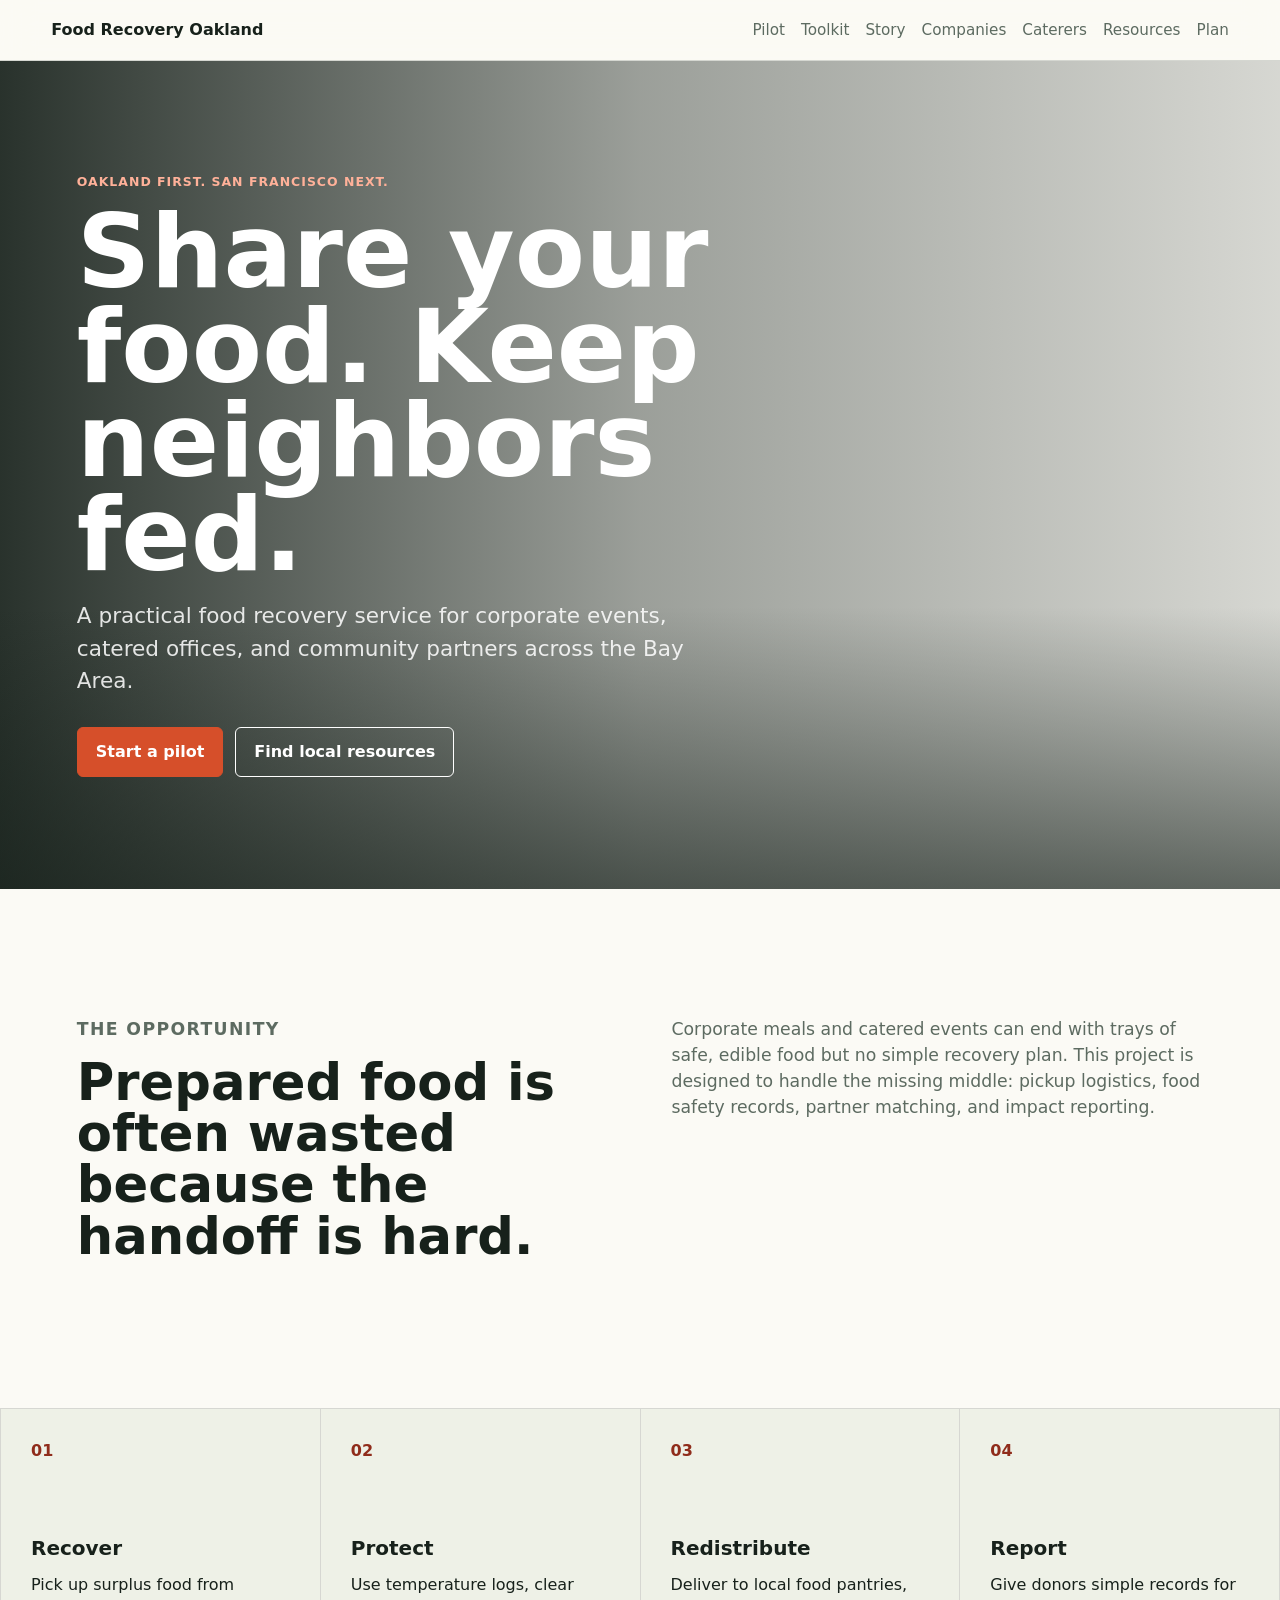
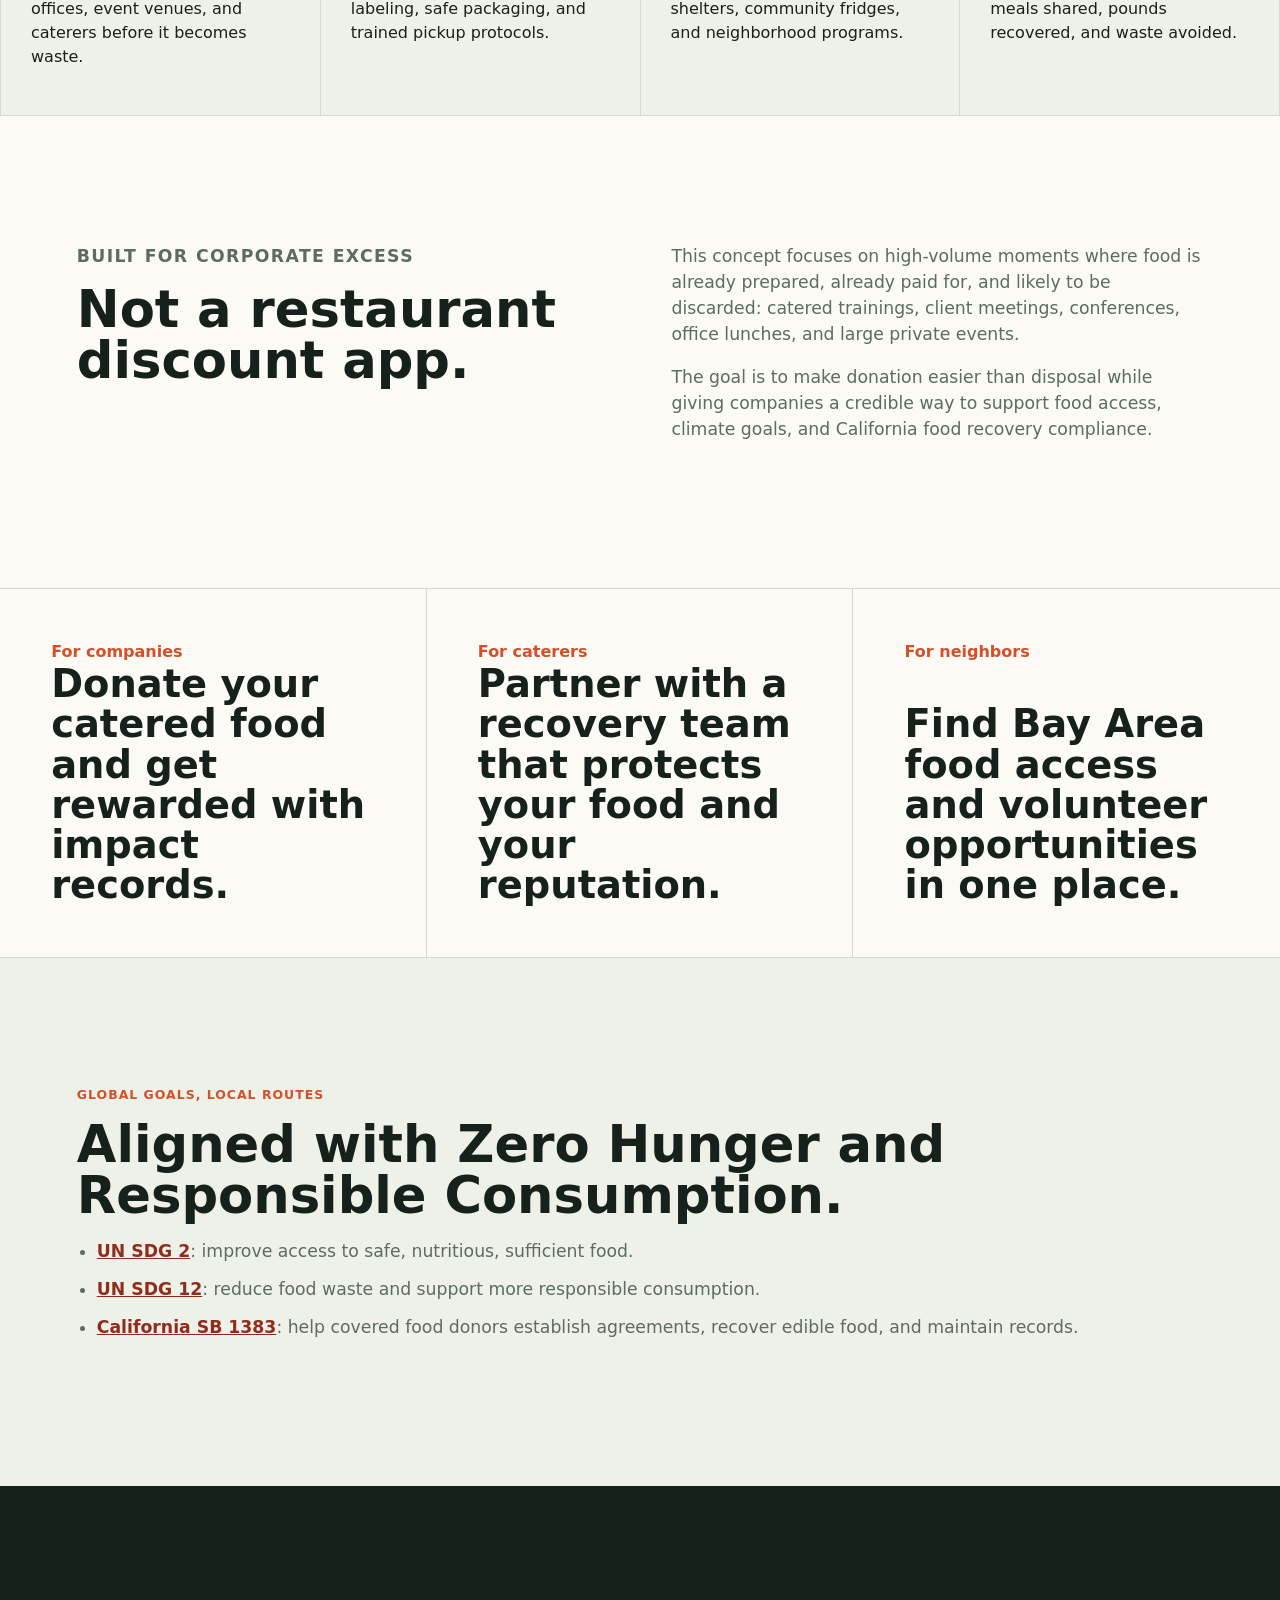
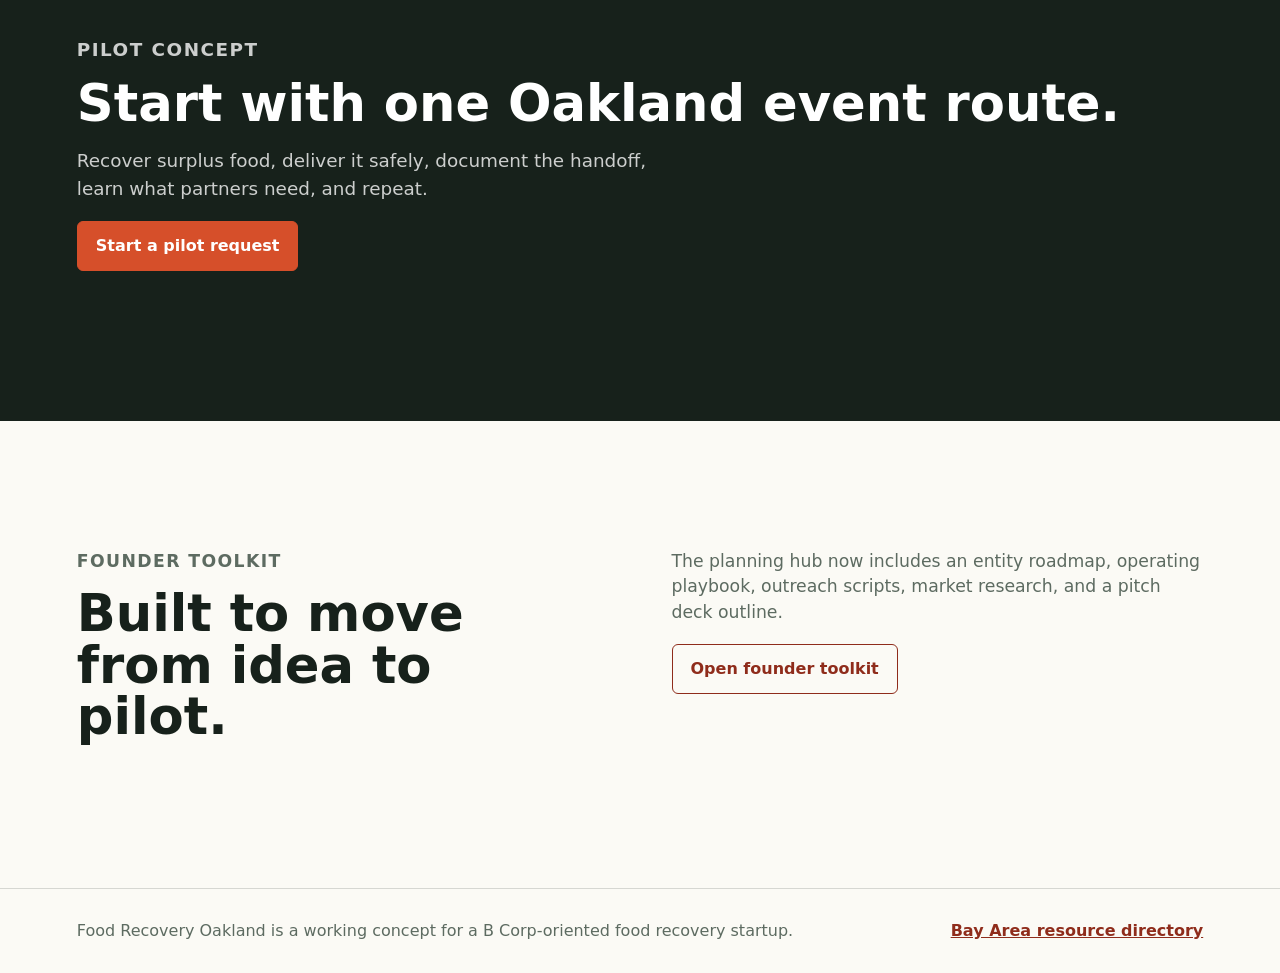
<file: index.html>
<!doctype html>
<html lang="en">
  <head>
    <meta charset="utf-8">
    <meta name="viewport" content="width=device-width, initial-scale=1">
    <title>Food Recovery Oakland</title>
    <meta name="description" content="A food recovery startup concept helping companies and caterers share safe surplus food with Bay Area neighbors.">
    <meta property="og:title" content="Food Recovery Oakland">
    <meta property="og:description" content="Share your food. Keep neighbors fed.">
    <meta property="og:type" content="website">
    <meta property="og:url" content="https://dbarcelona.github.io/foodwaste/">
    <link rel="preconnect" href="https://images.unsplash.com">
    <link rel="stylesheet" href="styles.css">
  </head>
  <body>
    <header class="site-header">
      <a class="brand" href="index.html">Food Recovery Oakland</a>
      <nav aria-label="Primary navigation">
        <a href="pilot.html">Pilot</a>
        <a href="toolkit.html">Toolkit</a>
        <a href="story.html">Story</a>
        <a href="companies.html">Companies</a>
        <a href="caterers.html">Caterers</a>
        <a href="resources.html">Resources</a>
        <a href="plan.html">Plan</a>
      </nav>
    </header>

    <main>
      <section class="hero">
        <div class="hero-overlay"></div>
        <div class="hero-content">
          <p class="eyebrow">Oakland first. San Francisco next.</p>
          <h1>Share your food. Keep neighbors fed.</h1>
          <p class="hero-copy">A practical food recovery service for corporate events, catered offices, and community partners across the Bay Area.</p>
          <div class="actions">
            <a class="button primary" href="pilot.html">Start a pilot</a>
            <a class="button secondary" href="resources.html">Find local resources</a>
          </div>
        </div>
      </section>

      <section class="intro section">
        <div>
          <p class="eyebrow">The opportunity</p>
          <h2>Prepared food is often wasted because the handoff is hard.</h2>
        </div>
        <p>Corporate meals and catered events can end with trays of safe, edible food but no simple recovery plan. This project is designed to handle the missing middle: pickup logistics, food safety records, partner matching, and impact reporting.</p>
      </section>

      <section class="path section">
        <div class="path-step">
          <span>01</span>
          <h3>Recover</h3>
          <p>Pick up surplus food from offices, event venues, and caterers before it becomes waste.</p>
        </div>
        <div class="path-step">
          <span>02</span>
          <h3>Protect</h3>
          <p>Use temperature logs, clear labeling, safe packaging, and trained pickup protocols.</p>
        </div>
        <div class="path-step">
          <span>03</span>
          <h3>Redistribute</h3>
          <p>Deliver to local food pantries, shelters, community fridges, and neighborhood programs.</p>
        </div>
        <div class="path-step">
          <span>04</span>
          <h3>Report</h3>
          <p>Give donors simple records for meals shared, pounds recovered, and waste avoided.</p>
        </div>
      </section>

      <section class="split section">
        <div>
          <p class="eyebrow">Built for corporate excess</p>
          <h2>Not a restaurant discount app.</h2>
        </div>
        <div>
          <p>This concept focuses on high-volume moments where food is already prepared, already paid for, and likely to be discarded: catered trainings, client meetings, conferences, office lunches, and large private events.</p>
          <p>The goal is to make donation easier than disposal while giving companies a credible way to support food access, climate goals, and California food recovery compliance.</p>
        </div>
      </section>

      <section class="audiences">
        <a class="audience" href="companies.html">
          <span>For companies</span>
          <strong>Donate your catered food and get rewarded with impact records.</strong>
        </a>
        <a class="audience" href="caterers.html">
          <span>For caterers</span>
          <strong>Partner with a recovery team that protects your food and your reputation.</strong>
        </a>
        <a class="audience" href="resources.html">
          <span>For neighbors</span>
          <strong>Find Bay Area food access and volunteer opportunities in one place.</strong>
        </a>
      </section>

      <section class="sdg section">
        <div>
          <p class="eyebrow">Global goals, local routes</p>
          <h2>Aligned with Zero Hunger and Responsible Consumption.</h2>
        </div>
        <ul class="plain-list">
          <li><a href="https://sdgs.un.org/goals/goal2">UN SDG 2</a>: improve access to safe, nutritious, sufficient food.</li>
          <li><a href="https://sdgs.un.org/goals/goal12">UN SDG 12</a>: reduce food waste and support more responsible consumption.</li>
          <li><a href="https://calrecycle.ca.gov/organics/slcp/foodrecovery/donors/">California SB 1383</a>: help covered food donors establish agreements, recover edible food, and maintain records.</li>
        </ul>
      </section>

      <section class="cta">
        <p class="eyebrow">Pilot concept</p>
        <h2>Start with one Oakland event route.</h2>
        <p>Recover surplus food, deliver it safely, document the handoff, learn what partners need, and repeat.</p>
        <a class="button primary" href="pilot.html">Start a pilot request</a>
      </section>

      <section class="section two-col">
        <div>
          <p class="eyebrow">Founder toolkit</p>
          <h2>Built to move from idea to pilot.</h2>
        </div>
        <div>
          <p>The planning hub now includes an entity roadmap, operating playbook, outreach scripts, market research, and a pitch deck outline.</p>
          <a class="button tertiary" href="toolkit.html">Open founder toolkit</a>
        </div>
      </section>
    </main>

    <footer>
      <p>Food Recovery Oakland is a working concept for a B Corp-oriented food recovery startup.</p>
      <a href="resources.html">Bay Area resource directory</a>
    </footer>
  </body>
</html>
</file>
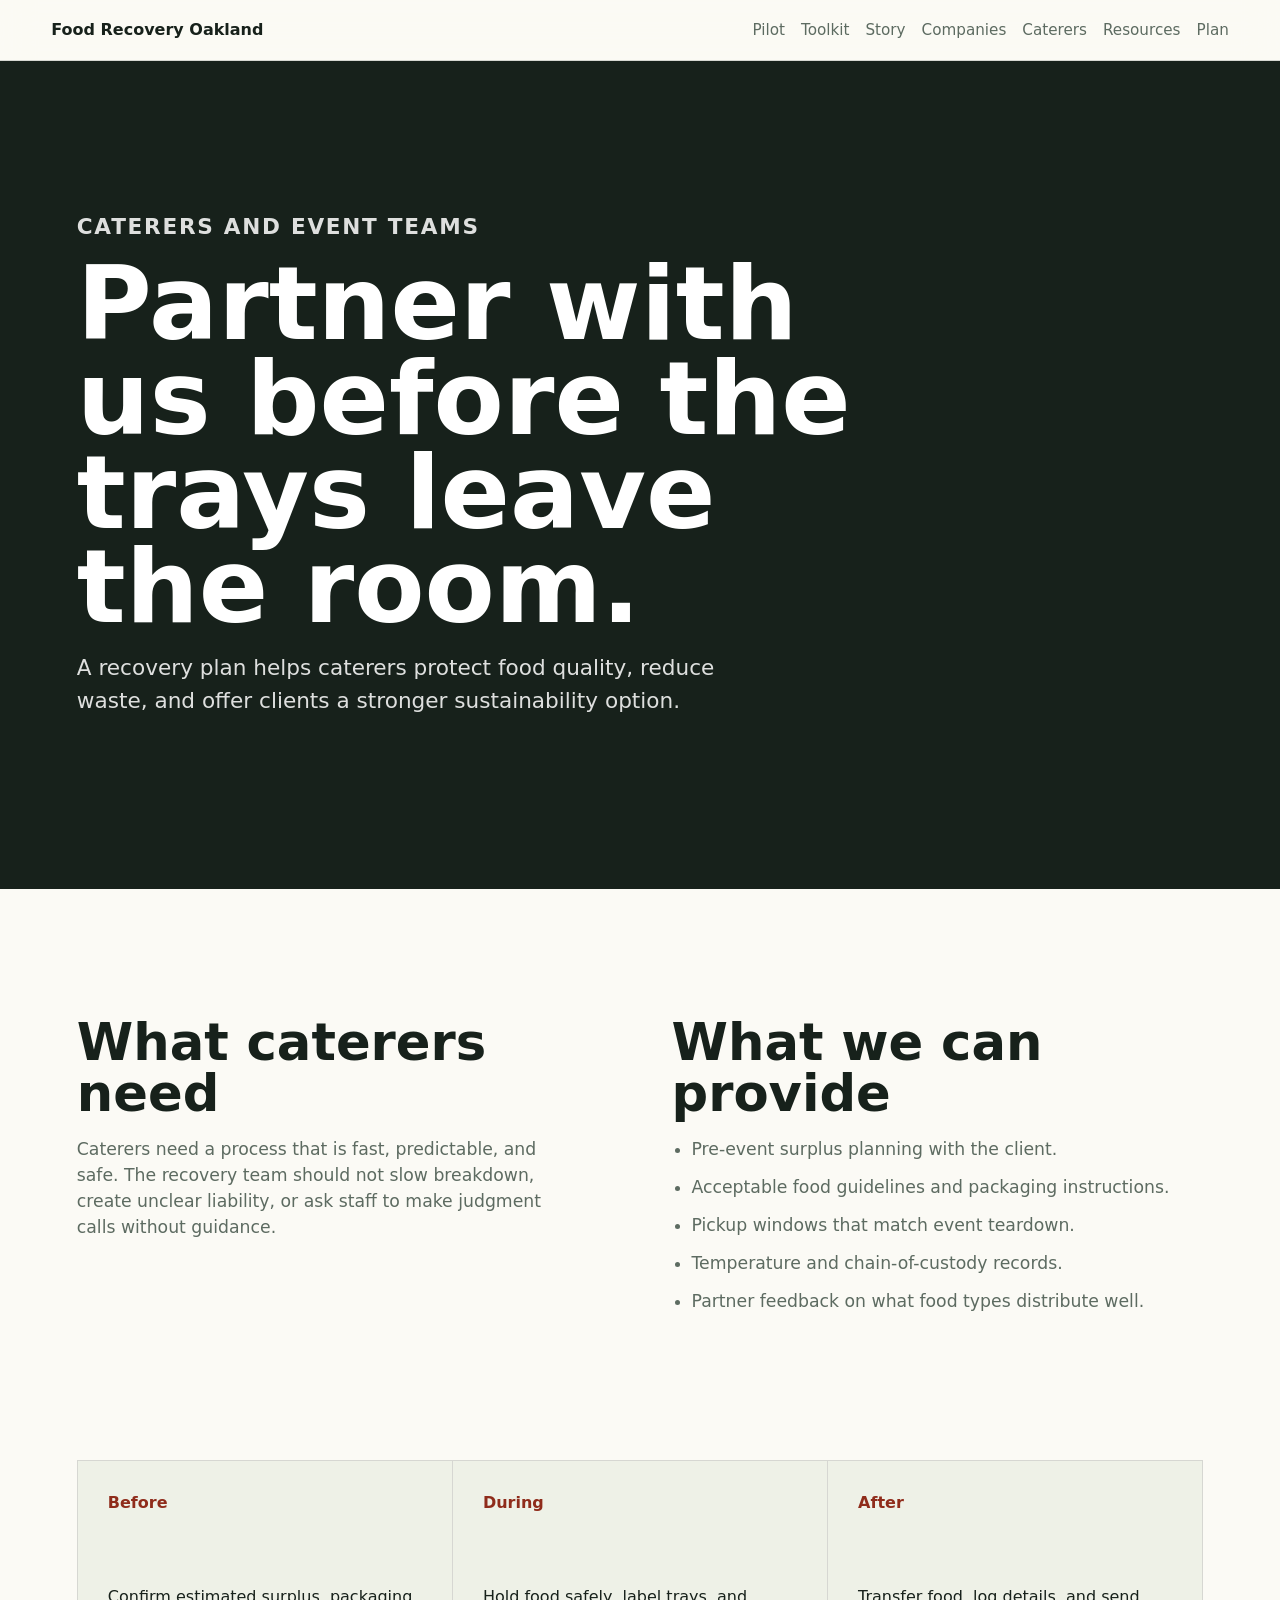
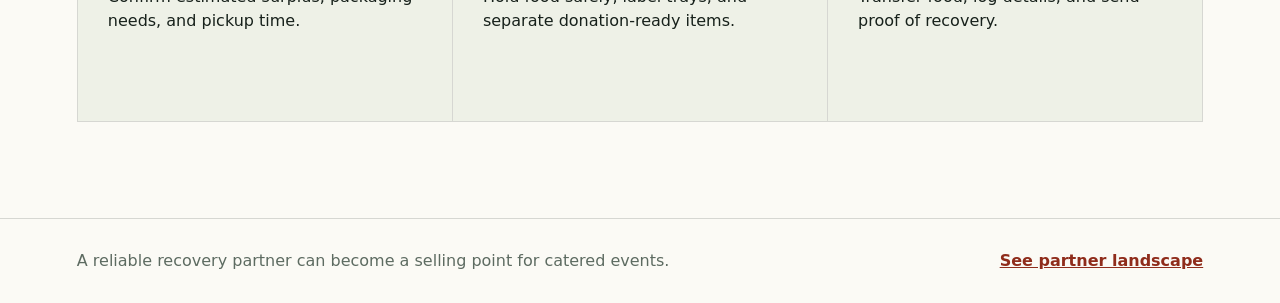
<file: caterers.html>
<!doctype html>
<html lang="en">
  <head>
    <meta charset="utf-8">
    <meta name="viewport" content="width=device-width, initial-scale=1">
    <title>For Caterers | Food Recovery Oakland</title>
    <link rel="stylesheet" href="styles.css">
  </head>
  <body>
    <header class="site-header">
      <a class="brand" href="index.html">Food Recovery Oakland</a>
      <nav aria-label="Primary navigation">
        <a href="pilot.html">Pilot</a>
        <a href="toolkit.html">Toolkit</a>
        <a href="story.html">Story</a>
        <a href="companies.html">Companies</a>
        <a href="caterers.html">Caterers</a>
        <a href="resources.html">Resources</a>
        <a href="plan.html">Plan</a>
      </nav>
    </header>

    <main class="page">
      <section class="page-hero">
        <p class="eyebrow">Caterers and event teams</p>
        <h1>Partner with us before the trays leave the room.</h1>
        <p>A recovery plan helps caterers protect food quality, reduce waste, and offer clients a stronger sustainability option.</p>
      </section>

      <section class="section two-col">
        <div>
          <h2>What caterers need</h2>
          <p>Caterers need a process that is fast, predictable, and safe. The recovery team should not slow breakdown, create unclear liability, or ask staff to make judgment calls without guidance.</p>
        </div>
        <div>
          <h2>What we can provide</h2>
          <ul class="plain-list">
            <li>Pre-event surplus planning with the client.</li>
            <li>Acceptable food guidelines and packaging instructions.</li>
            <li>Pickup windows that match event teardown.</li>
            <li>Temperature and chain-of-custody records.</li>
            <li>Partner feedback on what food types distribute well.</li>
          </ul>
        </div>
      </section>

      <section class="process-band">
        <div>
          <span>Before</span>
          <p>Confirm estimated surplus, packaging needs, and pickup time.</p>
        </div>
        <div>
          <span>During</span>
          <p>Hold food safely, label trays, and separate donation-ready items.</p>
        </div>
        <div>
          <span>After</span>
          <p>Transfer food, log details, and send proof of recovery.</p>
        </div>
      </section>
    </main>

    <footer>
      <p>A reliable recovery partner can become a selling point for catered events.</p>
      <a href="resources.html">See partner landscape</a>
    </footer>
  </body>
</html>
</file>
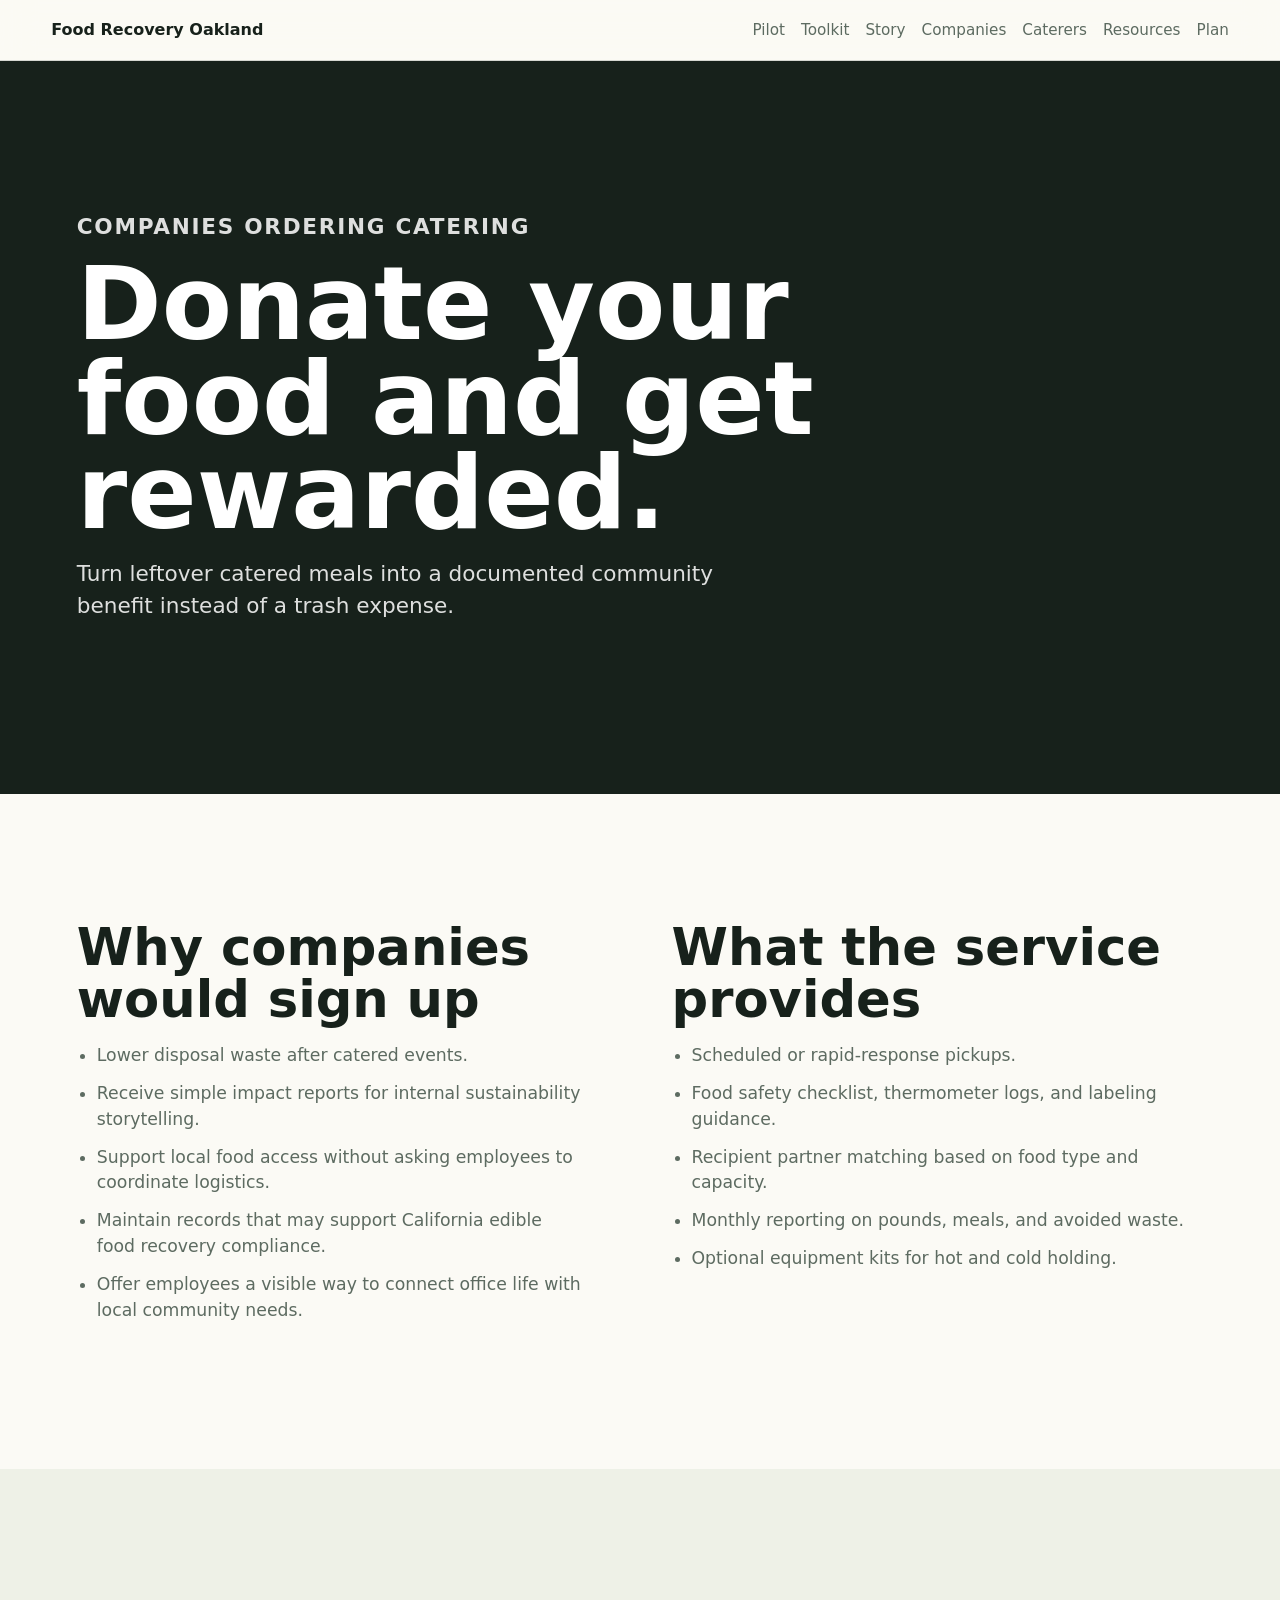
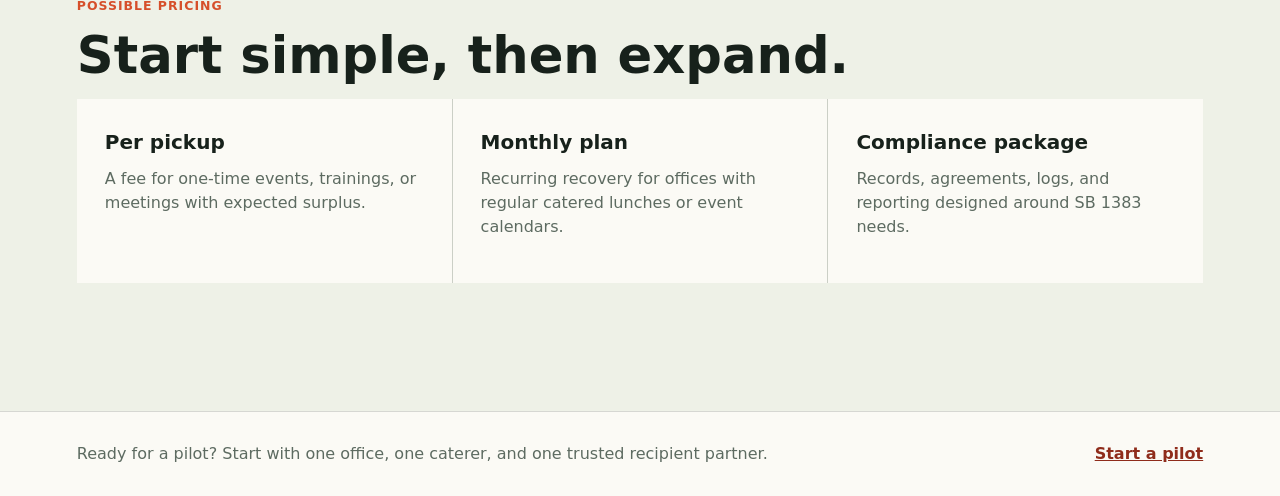
<file: companies.html>
<!doctype html>
<html lang="en">
  <head>
    <meta charset="utf-8">
    <meta name="viewport" content="width=device-width, initial-scale=1">
    <title>For Companies | Food Recovery Oakland</title>
    <link rel="stylesheet" href="styles.css">
  </head>
  <body>
    <header class="site-header">
      <a class="brand" href="index.html">Food Recovery Oakland</a>
      <nav aria-label="Primary navigation">
        <a href="pilot.html">Pilot</a>
        <a href="toolkit.html">Toolkit</a>
        <a href="story.html">Story</a>
        <a href="companies.html">Companies</a>
        <a href="caterers.html">Caterers</a>
        <a href="resources.html">Resources</a>
        <a href="plan.html">Plan</a>
      </nav>
    </header>

    <main class="page">
      <section class="page-hero">
        <p class="eyebrow">Companies ordering catering</p>
        <h1>Donate your food and get rewarded.</h1>
        <p>Turn leftover catered meals into a documented community benefit instead of a trash expense.</p>
      </section>

      <section class="section two-col">
        <div>
          <h2>Why companies would sign up</h2>
          <ul class="plain-list">
            <li>Lower disposal waste after catered events.</li>
            <li>Receive simple impact reports for internal sustainability storytelling.</li>
            <li>Support local food access without asking employees to coordinate logistics.</li>
            <li>Maintain records that may support California edible food recovery compliance.</li>
            <li>Offer employees a visible way to connect office life with local community needs.</li>
          </ul>
        </div>
        <div>
          <h2>What the service provides</h2>
          <ul class="plain-list">
            <li>Scheduled or rapid-response pickups.</li>
            <li>Food safety checklist, thermometer logs, and labeling guidance.</li>
            <li>Recipient partner matching based on food type and capacity.</li>
            <li>Monthly reporting on pounds, meals, and avoided waste.</li>
            <li>Optional equipment kits for hot and cold holding.</li>
          </ul>
        </div>
      </section>

      <section class="pricing section">
        <div>
          <p class="eyebrow">Possible pricing</p>
          <h2>Start simple, then expand.</h2>
        </div>
        <div class="pricing-grid">
          <div>
            <h3>Per pickup</h3>
            <p>A fee for one-time events, trainings, or meetings with expected surplus.</p>
          </div>
          <div>
            <h3>Monthly plan</h3>
            <p>Recurring recovery for offices with regular catered lunches or event calendars.</p>
          </div>
          <div>
            <h3>Compliance package</h3>
            <p>Records, agreements, logs, and reporting designed around SB 1383 needs.</p>
          </div>
        </div>
      </section>
    </main>

    <footer>
      <p>Ready for a pilot? Start with one office, one caterer, and one trusted recipient partner.</p>
      <a href="pilot.html">Start a pilot</a>
    </footer>
  </body>
</html>
</file>
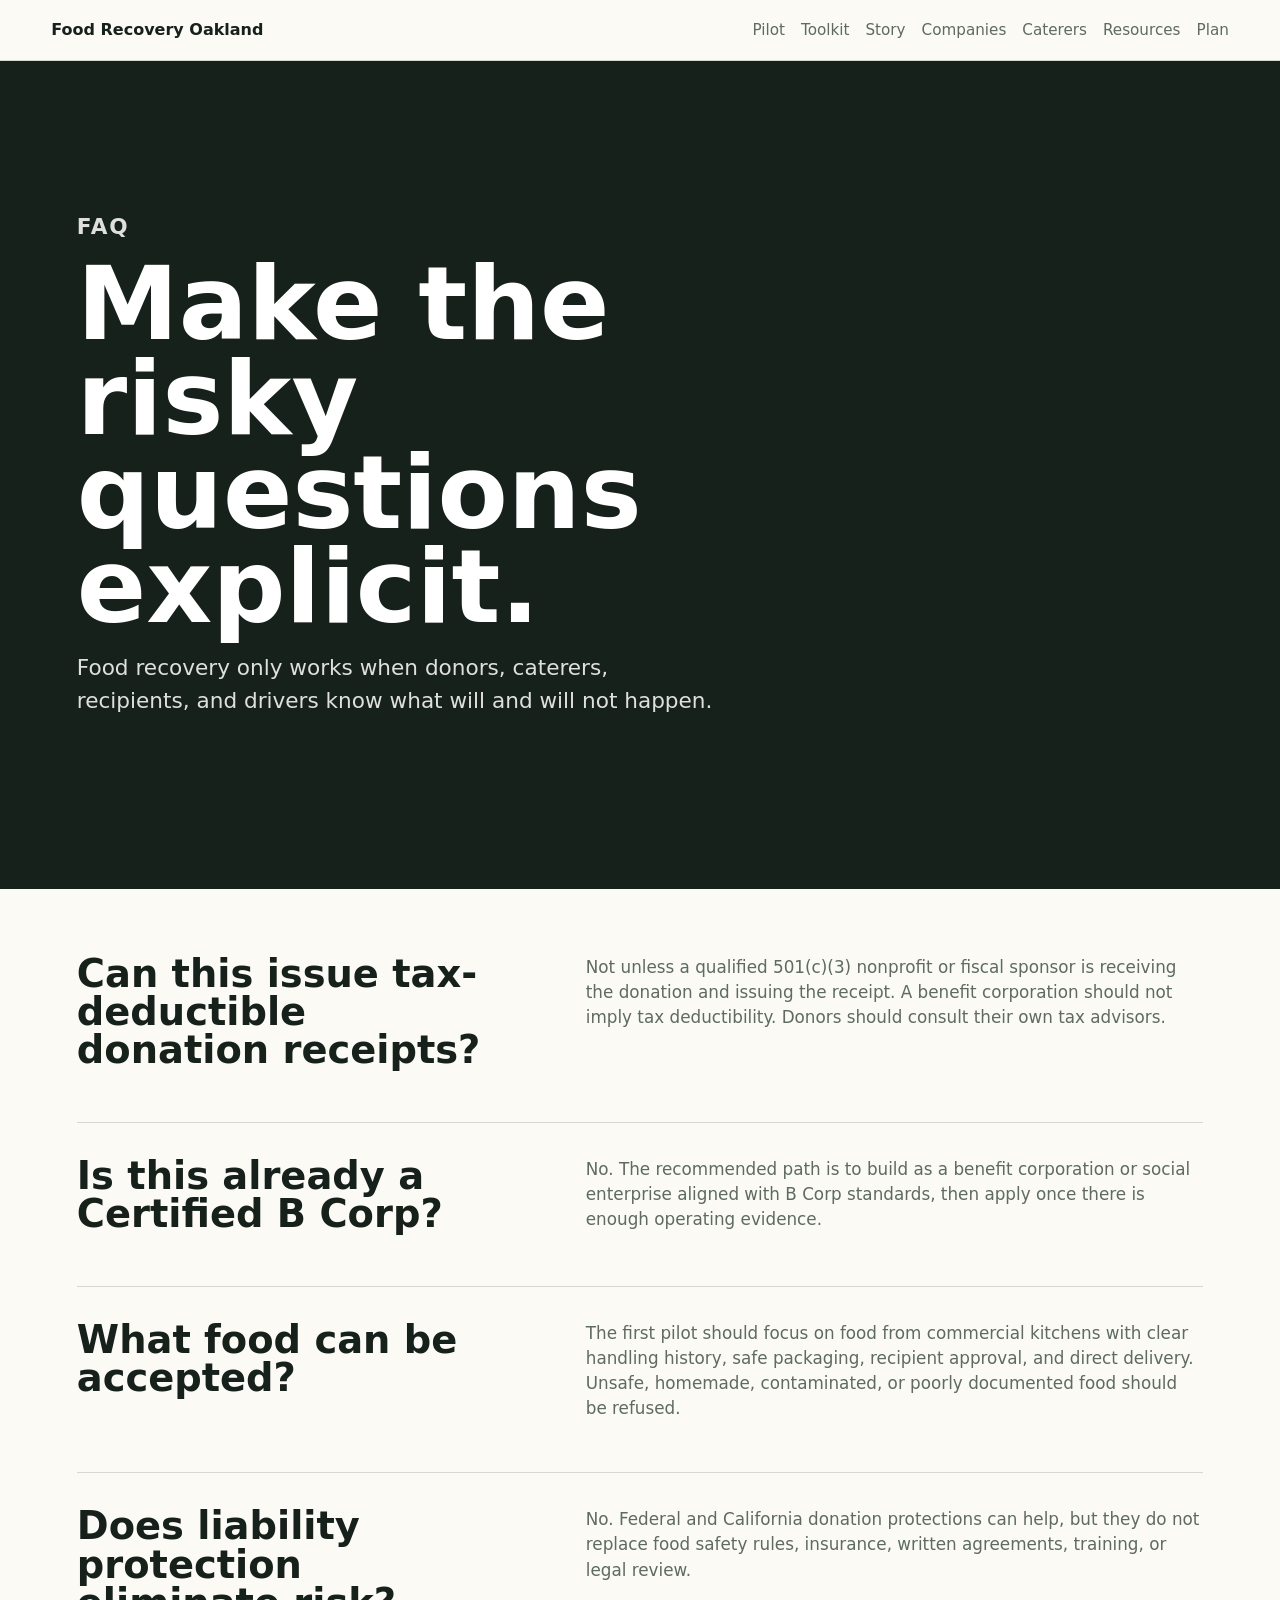
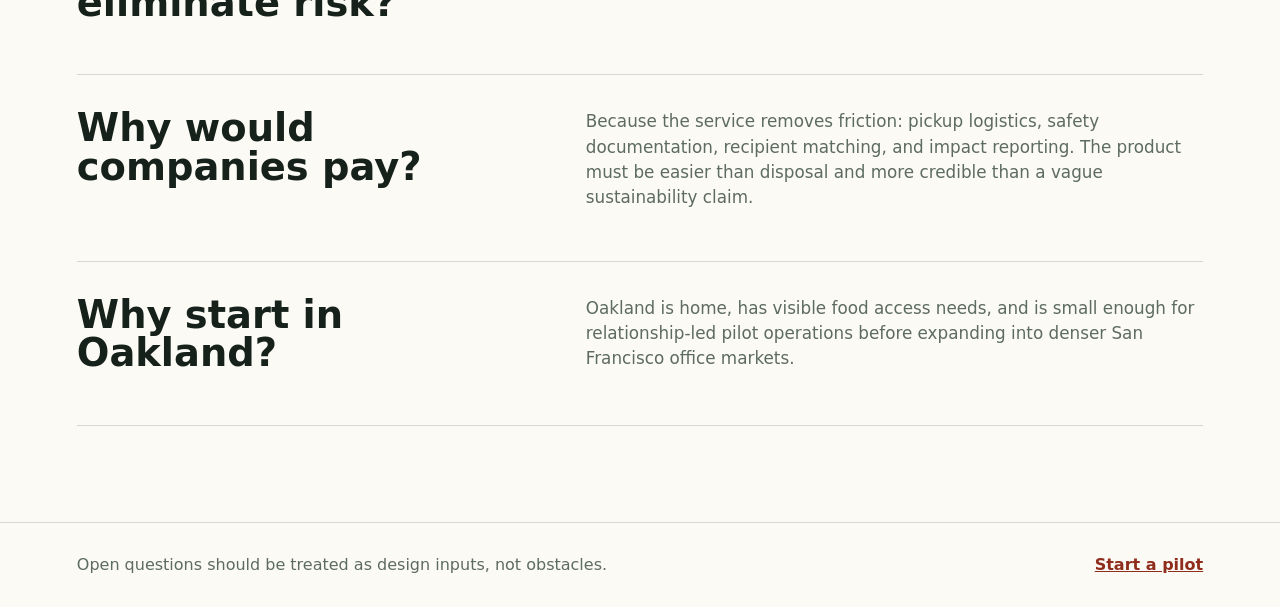
<file: faq.html>
<!doctype html>
<html lang="en">
  <head>
    <meta charset="utf-8">
    <meta name="viewport" content="width=device-width, initial-scale=1">
    <title>FAQ | Food Recovery Oakland</title>
    <meta name="description" content="Food recovery FAQ covering safety, liability, donation receipts, B Corp structure, and pilot operations.">
    <link rel="stylesheet" href="styles.css">
  </head>
  <body>
    <header class="site-header">
      <a class="brand" href="index.html">Food Recovery Oakland</a>
      <nav aria-label="Primary navigation">
        <a href="pilot.html">Pilot</a>
        <a href="toolkit.html">Toolkit</a>
        <a href="story.html">Story</a>
        <a href="companies.html">Companies</a>
        <a href="caterers.html">Caterers</a>
        <a href="resources.html">Resources</a>
        <a href="plan.html">Plan</a>
      </nav>
    </header>

    <main class="page">
      <section class="page-hero">
        <p class="eyebrow">FAQ</p>
        <h1>Make the risky questions explicit.</h1>
        <p>Food recovery only works when donors, caterers, recipients, and drivers know what will and will not happen.</p>
      </section>

      <section class="faq-list">
        <article>
          <h2>Can this issue tax-deductible donation receipts?</h2>
          <p>Not unless a qualified 501(c)(3) nonprofit or fiscal sponsor is receiving the donation and issuing the receipt. A benefit corporation should not imply tax deductibility. Donors should consult their own tax advisors.</p>
        </article>
        <article>
          <h2>Is this already a Certified B Corp?</h2>
          <p>No. The recommended path is to build as a benefit corporation or social enterprise aligned with B Corp standards, then apply once there is enough operating evidence.</p>
        </article>
        <article>
          <h2>What food can be accepted?</h2>
          <p>The first pilot should focus on food from commercial kitchens with clear handling history, safe packaging, recipient approval, and direct delivery. Unsafe, homemade, contaminated, or poorly documented food should be refused.</p>
        </article>
        <article>
          <h2>Does liability protection eliminate risk?</h2>
          <p>No. Federal and California donation protections can help, but they do not replace food safety rules, insurance, written agreements, training, or legal review.</p>
        </article>
        <article>
          <h2>Why would companies pay?</h2>
          <p>Because the service removes friction: pickup logistics, safety documentation, recipient matching, and impact reporting. The product must be easier than disposal and more credible than a vague sustainability claim.</p>
        </article>
        <article>
          <h2>Why start in Oakland?</h2>
          <p>Oakland is home, has visible food access needs, and is small enough for relationship-led pilot operations before expanding into denser San Francisco office markets.</p>
        </article>
      </section>
    </main>

    <footer>
      <p>Open questions should be treated as design inputs, not obstacles.</p>
      <a href="pilot.html">Start a pilot</a>
    </footer>
  </body>
</html>
</file>
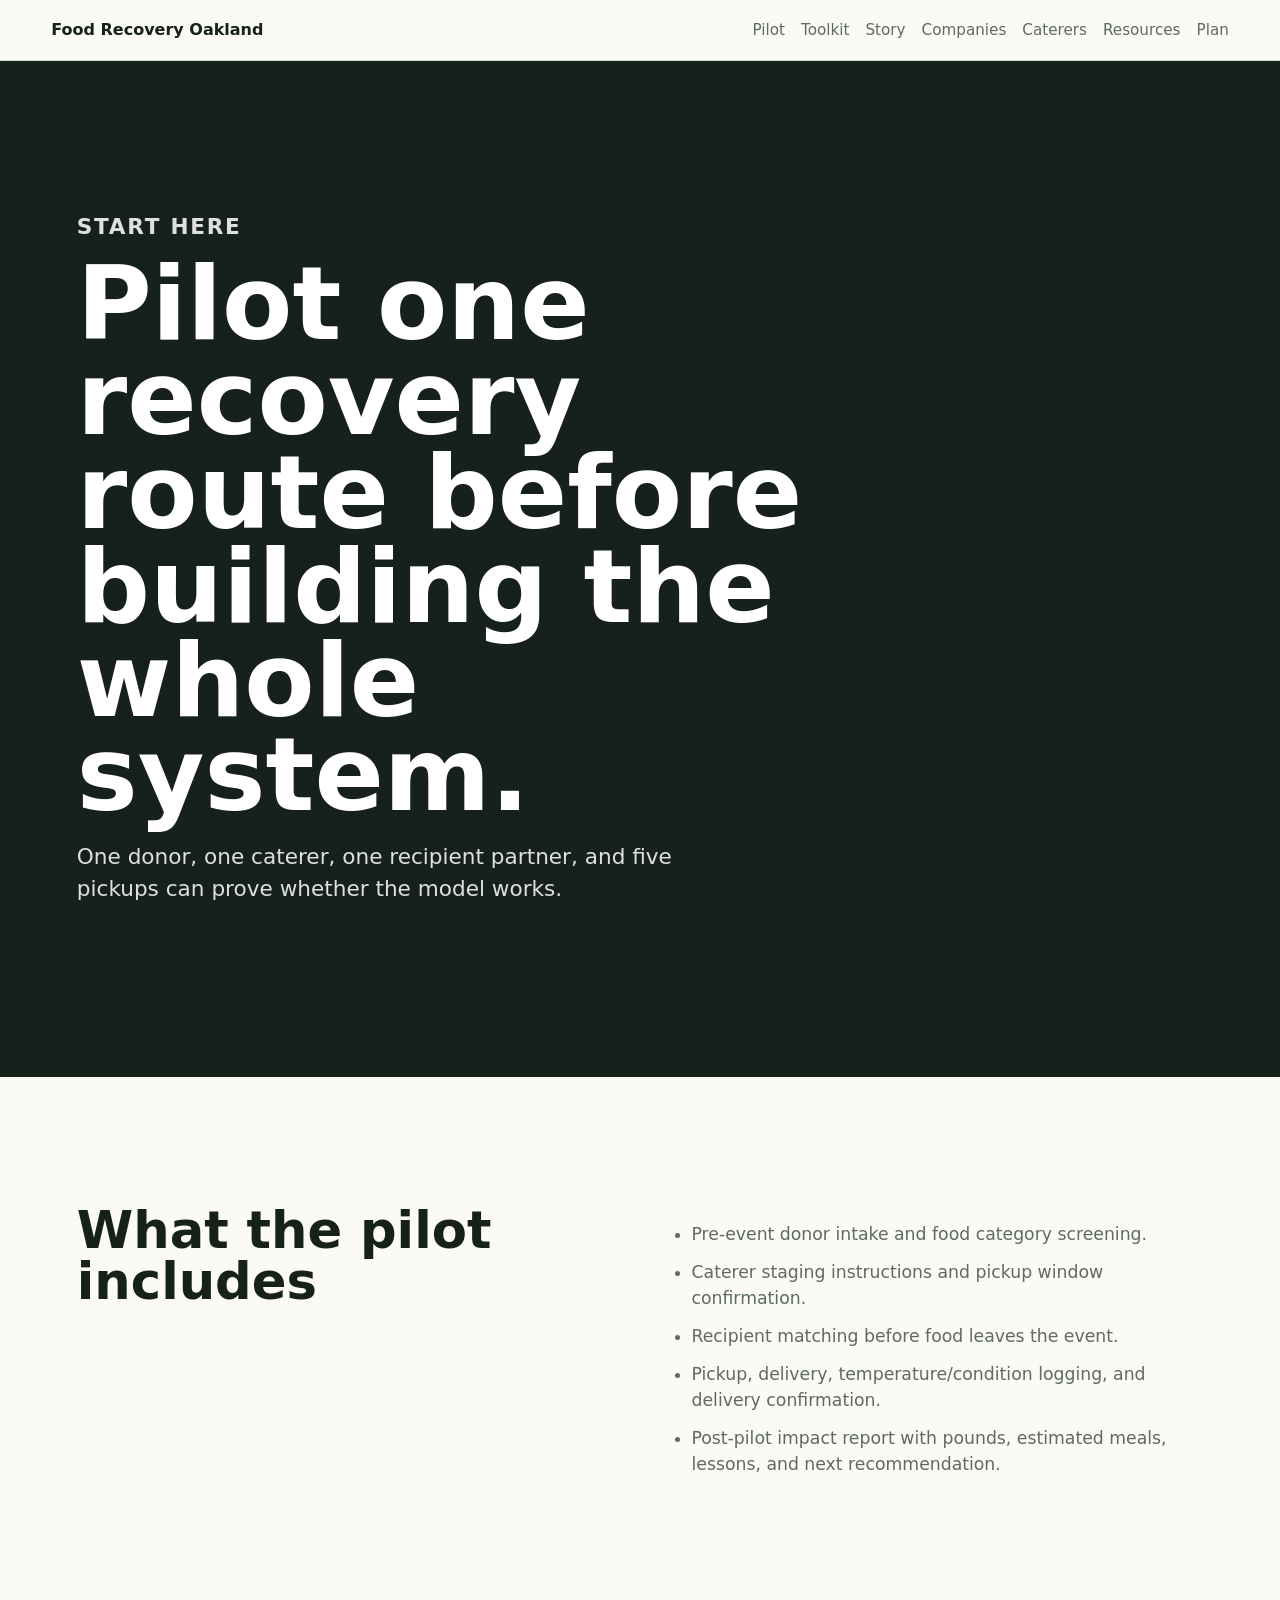
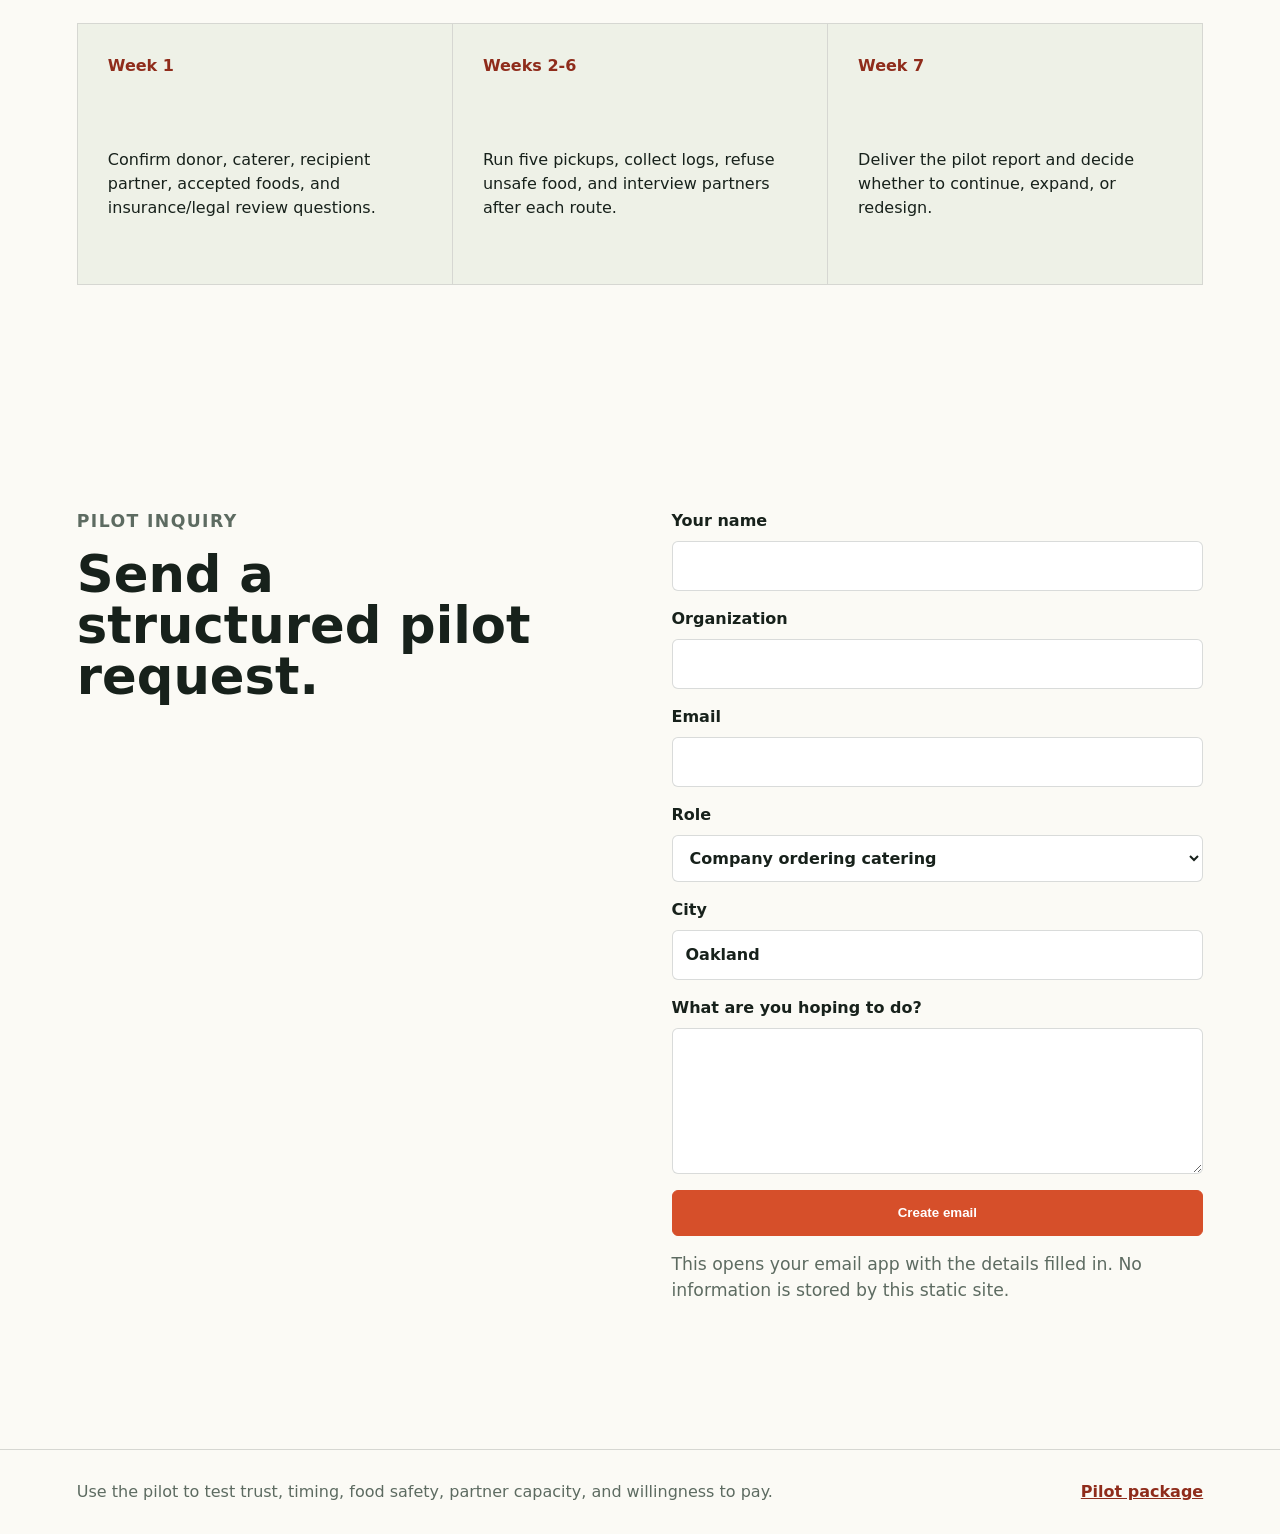
<file: pilot.html>
<!doctype html>
<html lang="en">
  <head>
    <meta charset="utf-8">
    <meta name="viewport" content="width=device-width, initial-scale=1">
    <title>Start a Pilot | Food Recovery Oakland</title>
    <meta name="description" content="Start an Oakland corporate catering food recovery pilot with pickup, recipient matching, and impact reporting.">
    <meta property="og:title" content="Start a Food Recovery Pilot">
    <meta property="og:description" content="Recover safe catered surplus and deliver it to Oakland food access partners.">
    <meta property="og:type" content="website">
    <meta property="og:url" content="https://dbarcelona.github.io/foodwaste/pilot.html">
    <link rel="stylesheet" href="styles.css">
  </head>
  <body>
    <header class="site-header">
      <a class="brand" href="index.html">Food Recovery Oakland</a>
      <nav aria-label="Primary navigation">
        <a href="pilot.html">Pilot</a>
        <a href="toolkit.html">Toolkit</a>
        <a href="story.html">Story</a>
        <a href="companies.html">Companies</a>
        <a href="caterers.html">Caterers</a>
        <a href="resources.html">Resources</a>
        <a href="plan.html">Plan</a>
      </nav>
    </header>

    <main class="page">
      <section class="page-hero">
        <p class="eyebrow">Start here</p>
        <h1>Pilot one recovery route before building the whole system.</h1>
        <p>One donor, one caterer, one recipient partner, and five pickups can prove whether the model works.</p>
      </section>

      <section class="section two-col">
        <div>
          <h2>What the pilot includes</h2>
        </div>
        <ul class="plain-list">
          <li>Pre-event donor intake and food category screening.</li>
          <li>Caterer staging instructions and pickup window confirmation.</li>
          <li>Recipient matching before food leaves the event.</li>
          <li>Pickup, delivery, temperature/condition logging, and delivery confirmation.</li>
          <li>Post-pilot impact report with pounds, estimated meals, lessons, and next recommendation.</li>
        </ul>
      </section>

      <section class="process-band">
        <div>
          <span>Week 1</span>
          <p>Confirm donor, caterer, recipient partner, accepted foods, and insurance/legal review questions.</p>
        </div>
        <div>
          <span>Weeks 2-6</span>
          <p>Run five pickups, collect logs, refuse unsafe food, and interview partners after each route.</p>
        </div>
        <div>
          <span>Week 7</span>
          <p>Deliver the pilot report and decide whether to continue, expand, or redesign.</p>
        </div>
      </section>

      <section class="section two-col">
        <div>
          <p class="eyebrow">Pilot inquiry</p>
          <h2>Send a structured pilot request.</h2>
        </div>
        <form class="intake-form" data-mailto="dbarcelona@berkeley.edu" data-subject="Food recovery pilot inquiry">
          <label>
            Your name
            <input name="Name" required>
          </label>
          <label>
            Organization
            <input name="Organization" required>
          </label>
          <label>
            Email
            <input type="email" name="Email" required>
          </label>
          <label>
            Role
            <select name="Role">
              <option>Company ordering catering</option>
              <option>Caterer or event team</option>
              <option>Recipient organization</option>
              <option>Volunteer or advisor</option>
              <option>Funder or sponsor</option>
            </select>
          </label>
          <label>
            City
            <input name="City" value="Oakland">
          </label>
          <label>
            What are you hoping to do?
            <textarea name="Message" rows="5" required></textarea>
          </label>
          <button class="button primary" type="submit">Create email</button>
          <p class="form-note">This opens your email app with the details filled in. No information is stored by this static site.</p>
        </form>
      </section>
    </main>

    <footer>
      <p>Use the pilot to test trust, timing, food safety, partner capacity, and willingness to pay.</p>
      <a href="https://github.com/dbarcelona/foodwaste/blob/main/docs/07-pilot-package.md">Pilot package</a>
    </footer>
    <script src="scripts.js"></script>
  </body>
</html>
</file>
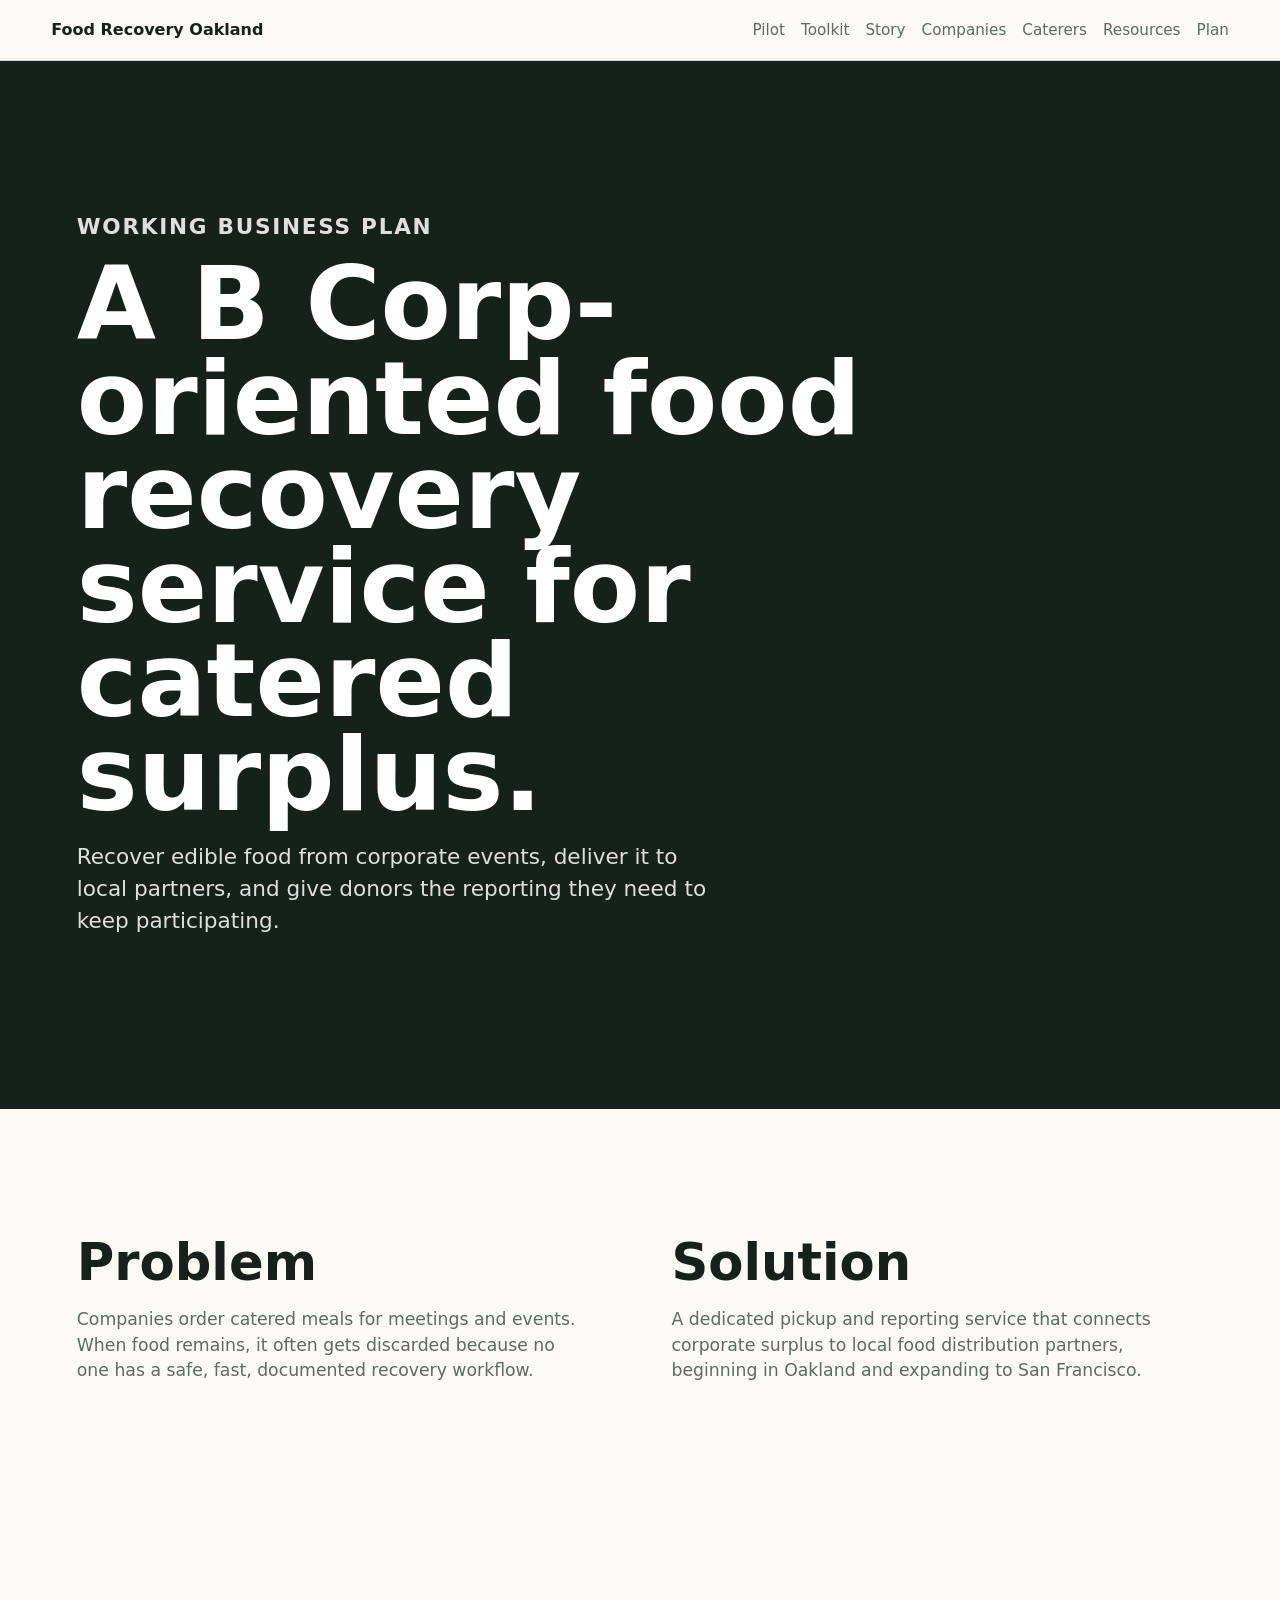
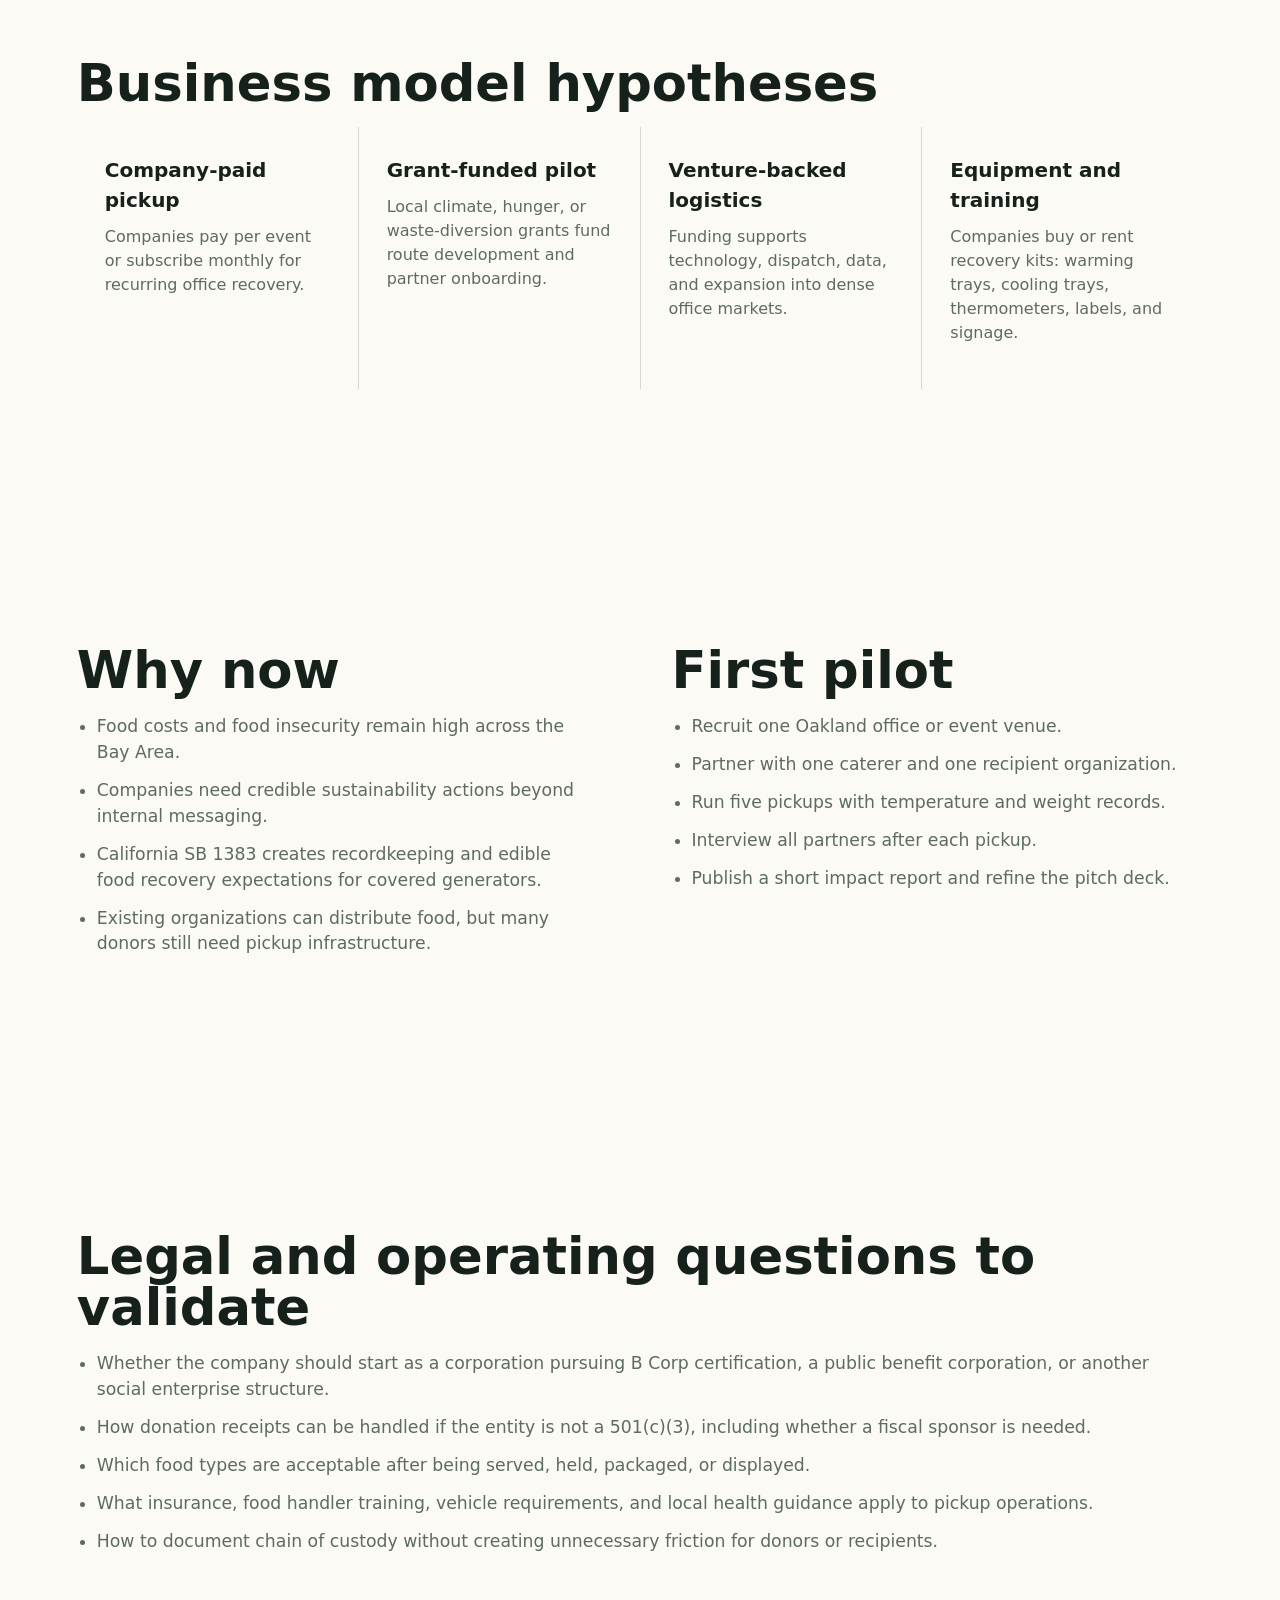
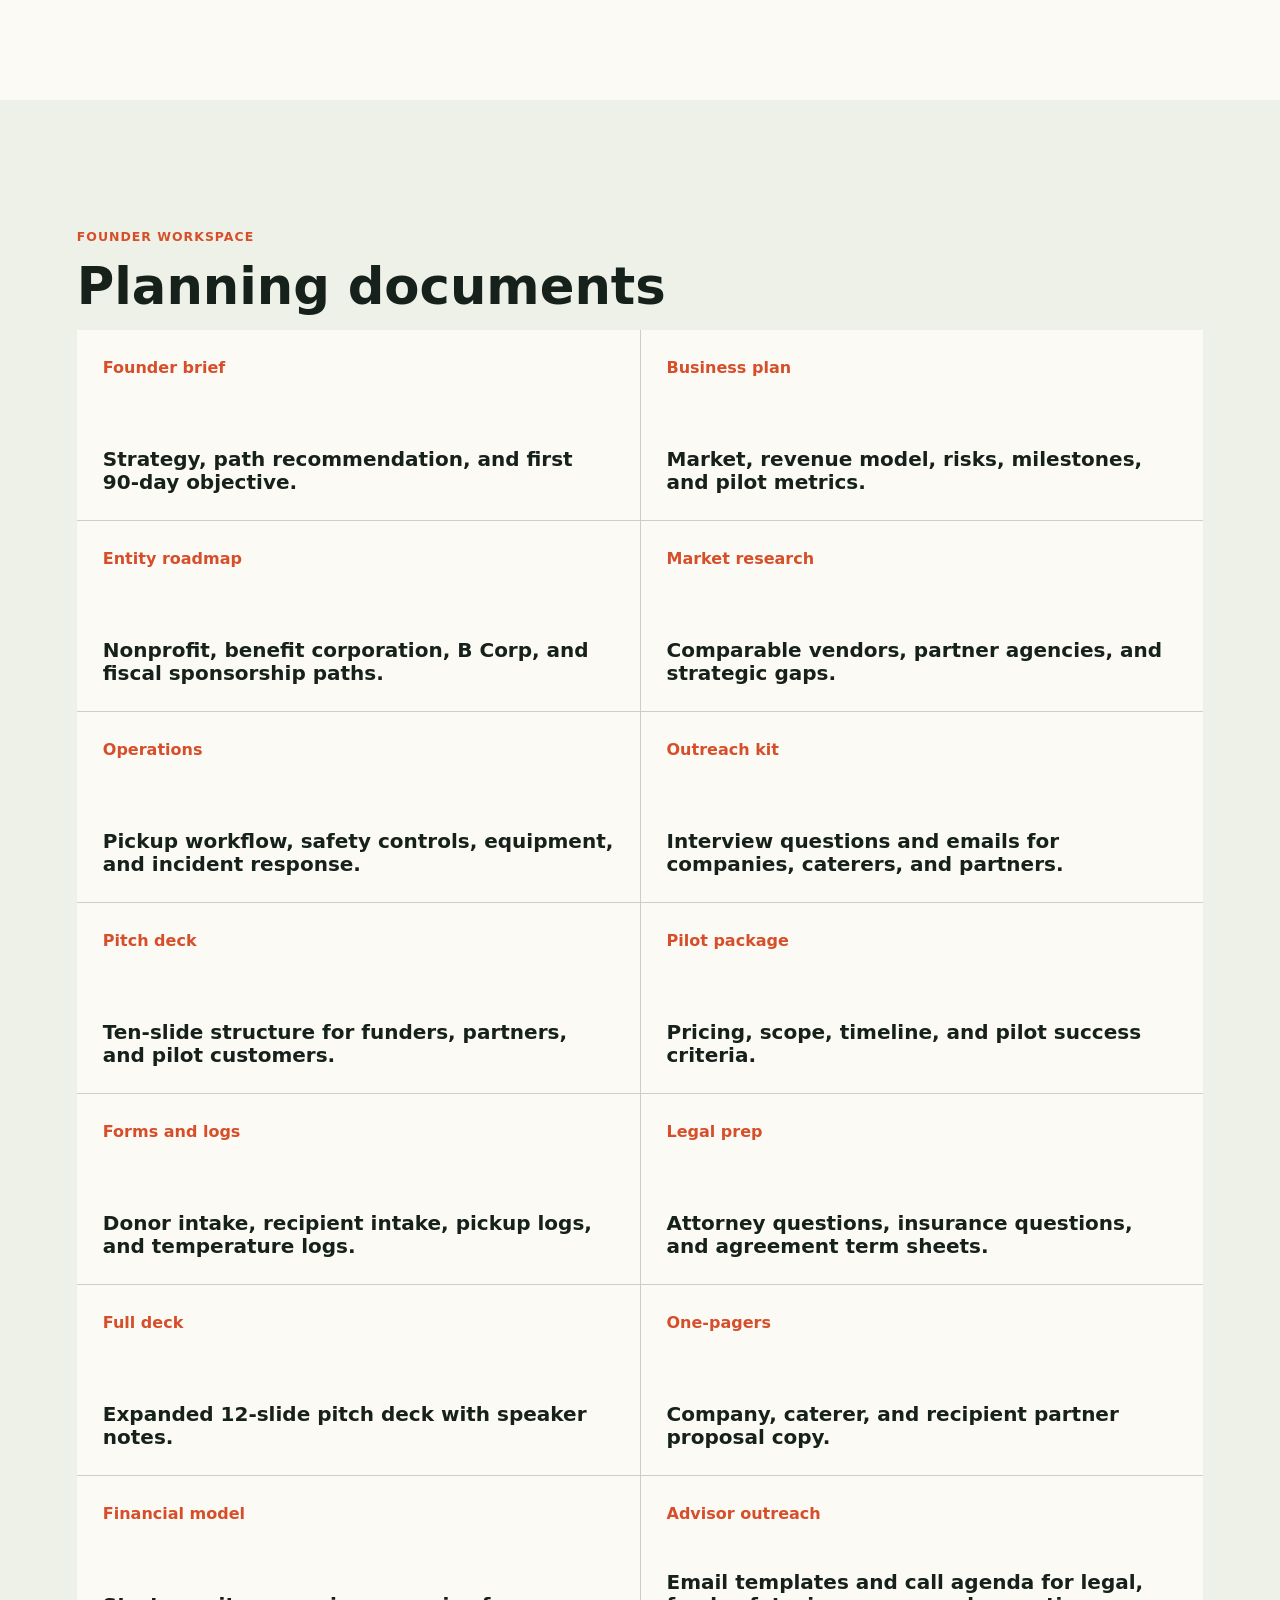
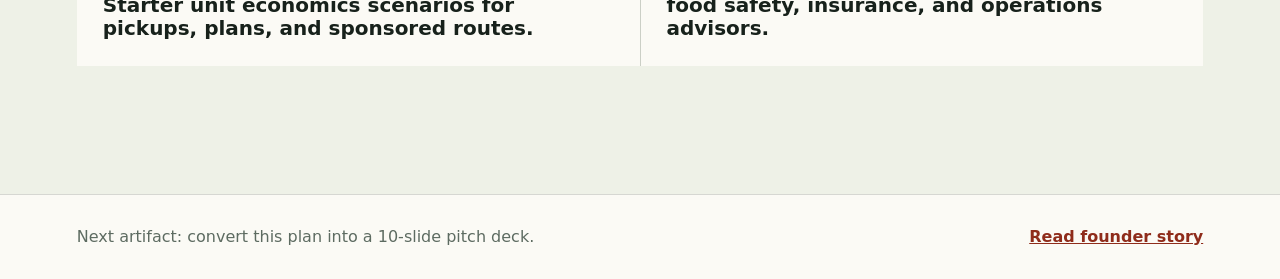
<file: plan.html>
<!doctype html>
<html lang="en">
  <head>
    <meta charset="utf-8">
    <meta name="viewport" content="width=device-width, initial-scale=1">
    <title>Business Plan | Food Recovery Oakland</title>
    <link rel="stylesheet" href="styles.css">
  </head>
  <body>
    <header class="site-header">
      <a class="brand" href="index.html">Food Recovery Oakland</a>
      <nav aria-label="Primary navigation">
        <a href="pilot.html">Pilot</a>
        <a href="toolkit.html">Toolkit</a>
        <a href="story.html">Story</a>
        <a href="companies.html">Companies</a>
        <a href="caterers.html">Caterers</a>
        <a href="resources.html">Resources</a>
        <a href="plan.html">Plan</a>
      </nav>
    </header>

    <main class="page">
      <section class="page-hero">
        <p class="eyebrow">Working business plan</p>
        <h1>A B Corp-oriented food recovery service for catered surplus.</h1>
        <p>Recover edible food from corporate events, deliver it to local partners, and give donors the reporting they need to keep participating.</p>
      </section>

      <section class="section two-col">
        <div>
          <h2>Problem</h2>
          <p>Companies order catered meals for meetings and events. When food remains, it often gets discarded because no one has a safe, fast, documented recovery workflow.</p>
        </div>
        <div>
          <h2>Solution</h2>
          <p>A dedicated pickup and reporting service that connects corporate surplus to local food distribution partners, beginning in Oakland and expanding to San Francisco.</p>
        </div>
      </section>

      <section class="section">
        <h2>Business model hypotheses</h2>
        <div class="model-grid">
          <div>
            <h3>Company-paid pickup</h3>
            <p>Companies pay per event or subscribe monthly for recurring office recovery.</p>
          </div>
          <div>
            <h3>Grant-funded pilot</h3>
            <p>Local climate, hunger, or waste-diversion grants fund route development and partner onboarding.</p>
          </div>
          <div>
            <h3>Venture-backed logistics</h3>
            <p>Funding supports technology, dispatch, data, and expansion into dense office markets.</p>
          </div>
          <div>
            <h3>Equipment and training</h3>
            <p>Companies buy or rent recovery kits: warming trays, cooling trays, thermometers, labels, and signage.</p>
          </div>
        </div>
      </section>

      <section class="section two-col">
        <div>
          <h2>Why now</h2>
          <ul class="plain-list">
            <li>Food costs and food insecurity remain high across the Bay Area.</li>
            <li>Companies need credible sustainability actions beyond internal messaging.</li>
            <li>California SB 1383 creates recordkeeping and edible food recovery expectations for covered generators.</li>
            <li>Existing organizations can distribute food, but many donors still need pickup infrastructure.</li>
          </ul>
        </div>
        <div>
          <h2>First pilot</h2>
          <ul class="plain-list">
            <li>Recruit one Oakland office or event venue.</li>
            <li>Partner with one caterer and one recipient organization.</li>
            <li>Run five pickups with temperature and weight records.</li>
            <li>Interview all partners after each pickup.</li>
            <li>Publish a short impact report and refine the pitch deck.</li>
          </ul>
        </div>
      </section>

      <section class="section">
        <h2>Legal and operating questions to validate</h2>
        <ul class="plain-list">
          <li>Whether the company should start as a corporation pursuing B Corp certification, a public benefit corporation, or another social enterprise structure.</li>
          <li>How donation receipts can be handled if the entity is not a 501(c)(3), including whether a fiscal sponsor is needed.</li>
          <li>Which food types are acceptable after being served, held, packaged, or displayed.</li>
          <li>What insurance, food handler training, vehicle requirements, and local health guidance apply to pickup operations.</li>
          <li>How to document chain of custody without creating unnecessary friction for donors or recipients.</li>
        </ul>
      </section>

      <section class="section documents">
        <p class="eyebrow">Founder workspace</p>
        <h2>Planning documents</h2>
        <div class="doc-grid">
          <a href="https://github.com/dbarcelona/foodwaste/blob/main/docs/00-founder-brief.md">
            <span>Founder brief</span>
            <strong>Strategy, path recommendation, and first 90-day objective.</strong>
          </a>
          <a href="https://github.com/dbarcelona/foodwaste/blob/main/docs/01-business-plan.md">
            <span>Business plan</span>
            <strong>Market, revenue model, risks, milestones, and pilot metrics.</strong>
          </a>
          <a href="https://github.com/dbarcelona/foodwaste/blob/main/docs/02-entity-roadmap.md">
            <span>Entity roadmap</span>
            <strong>Nonprofit, benefit corporation, B Corp, and fiscal sponsorship paths.</strong>
          </a>
          <a href="https://github.com/dbarcelona/foodwaste/blob/main/docs/03-market-research.md">
            <span>Market research</span>
            <strong>Comparable vendors, partner agencies, and strategic gaps.</strong>
          </a>
          <a href="https://github.com/dbarcelona/foodwaste/blob/main/docs/04-operating-playbook.md">
            <span>Operations</span>
            <strong>Pickup workflow, safety controls, equipment, and incident response.</strong>
          </a>
          <a href="https://github.com/dbarcelona/foodwaste/blob/main/docs/05-outreach-and-interviews.md">
            <span>Outreach kit</span>
            <strong>Interview questions and emails for companies, caterers, and partners.</strong>
          </a>
          <a href="https://github.com/dbarcelona/foodwaste/blob/main/docs/06-pitch-deck-outline.md">
            <span>Pitch deck</span>
            <strong>Ten-slide structure for funders, partners, and pilot customers.</strong>
          </a>
          <a href="https://github.com/dbarcelona/foodwaste/blob/main/docs/07-pilot-package.md">
            <span>Pilot package</span>
            <strong>Pricing, scope, timeline, and pilot success criteria.</strong>
          </a>
          <a href="https://github.com/dbarcelona/foodwaste/blob/main/docs/08-forms-and-logs.md">
            <span>Forms and logs</span>
            <strong>Donor intake, recipient intake, pickup logs, and temperature logs.</strong>
          </a>
          <a href="https://github.com/dbarcelona/foodwaste/blob/main/docs/09-legal-ops-prep.md">
            <span>Legal prep</span>
            <strong>Attorney questions, insurance questions, and agreement term sheets.</strong>
          </a>
          <a href="https://github.com/dbarcelona/foodwaste/blob/main/docs/15-pitch-deck.md">
            <span>Full deck</span>
            <strong>Expanded 12-slide pitch deck with speaker notes.</strong>
          </a>
          <a href="https://github.com/dbarcelona/foodwaste/blob/main/docs/16-one-page-proposals.md">
            <span>One-pagers</span>
            <strong>Company, caterer, and recipient partner proposal copy.</strong>
          </a>
          <a href="https://github.com/dbarcelona/foodwaste/blob/main/docs/17-financial-model.csv">
            <span>Financial model</span>
            <strong>Starter unit economics scenarios for pickups, plans, and sponsored routes.</strong>
          </a>
          <a href="https://github.com/dbarcelona/foodwaste/blob/main/docs/18-advisor-outreach.md">
            <span>Advisor outreach</span>
            <strong>Email templates and call agenda for legal, food safety, insurance, and operations advisors.</strong>
          </a>
        </div>
      </section>
    </main>

    <footer>
      <p>Next artifact: convert this plan into a 10-slide pitch deck.</p>
      <a href="story.html">Read founder story</a>
    </footer>
  </body>
</html>
</file>
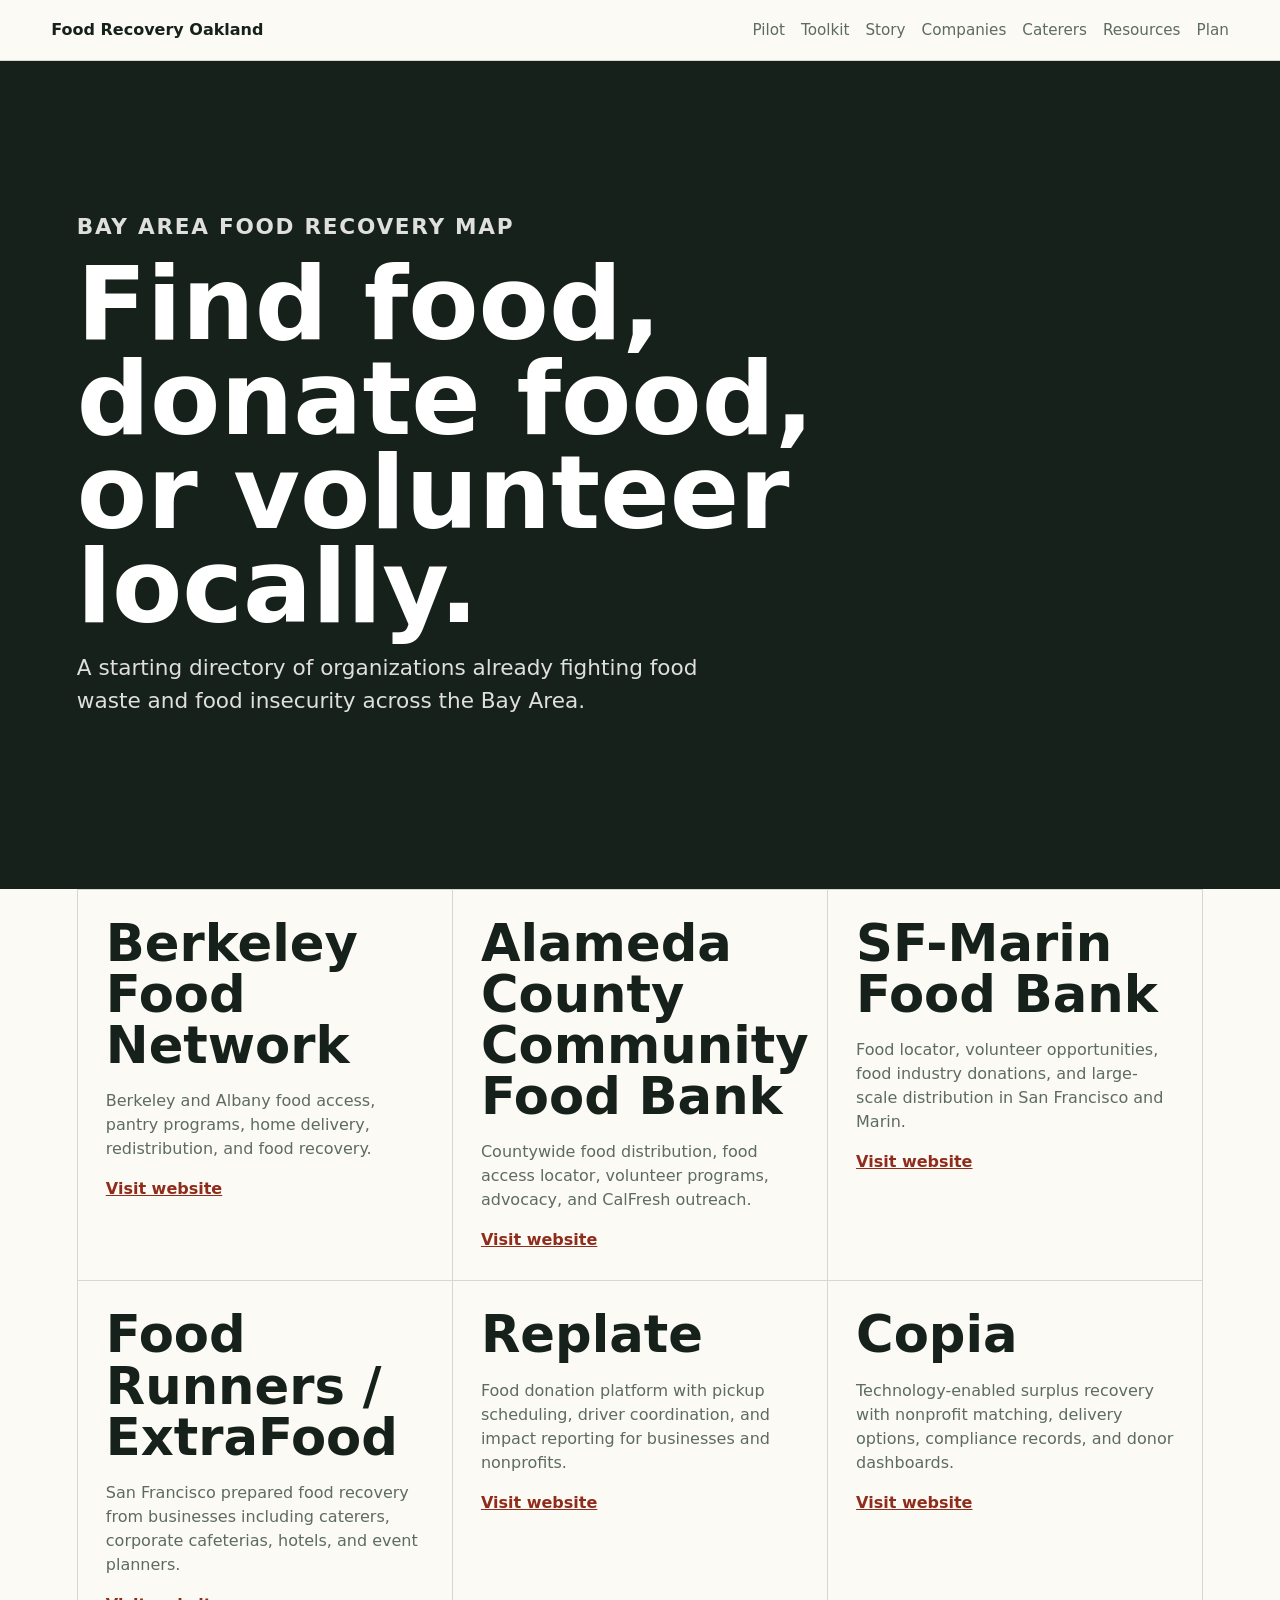
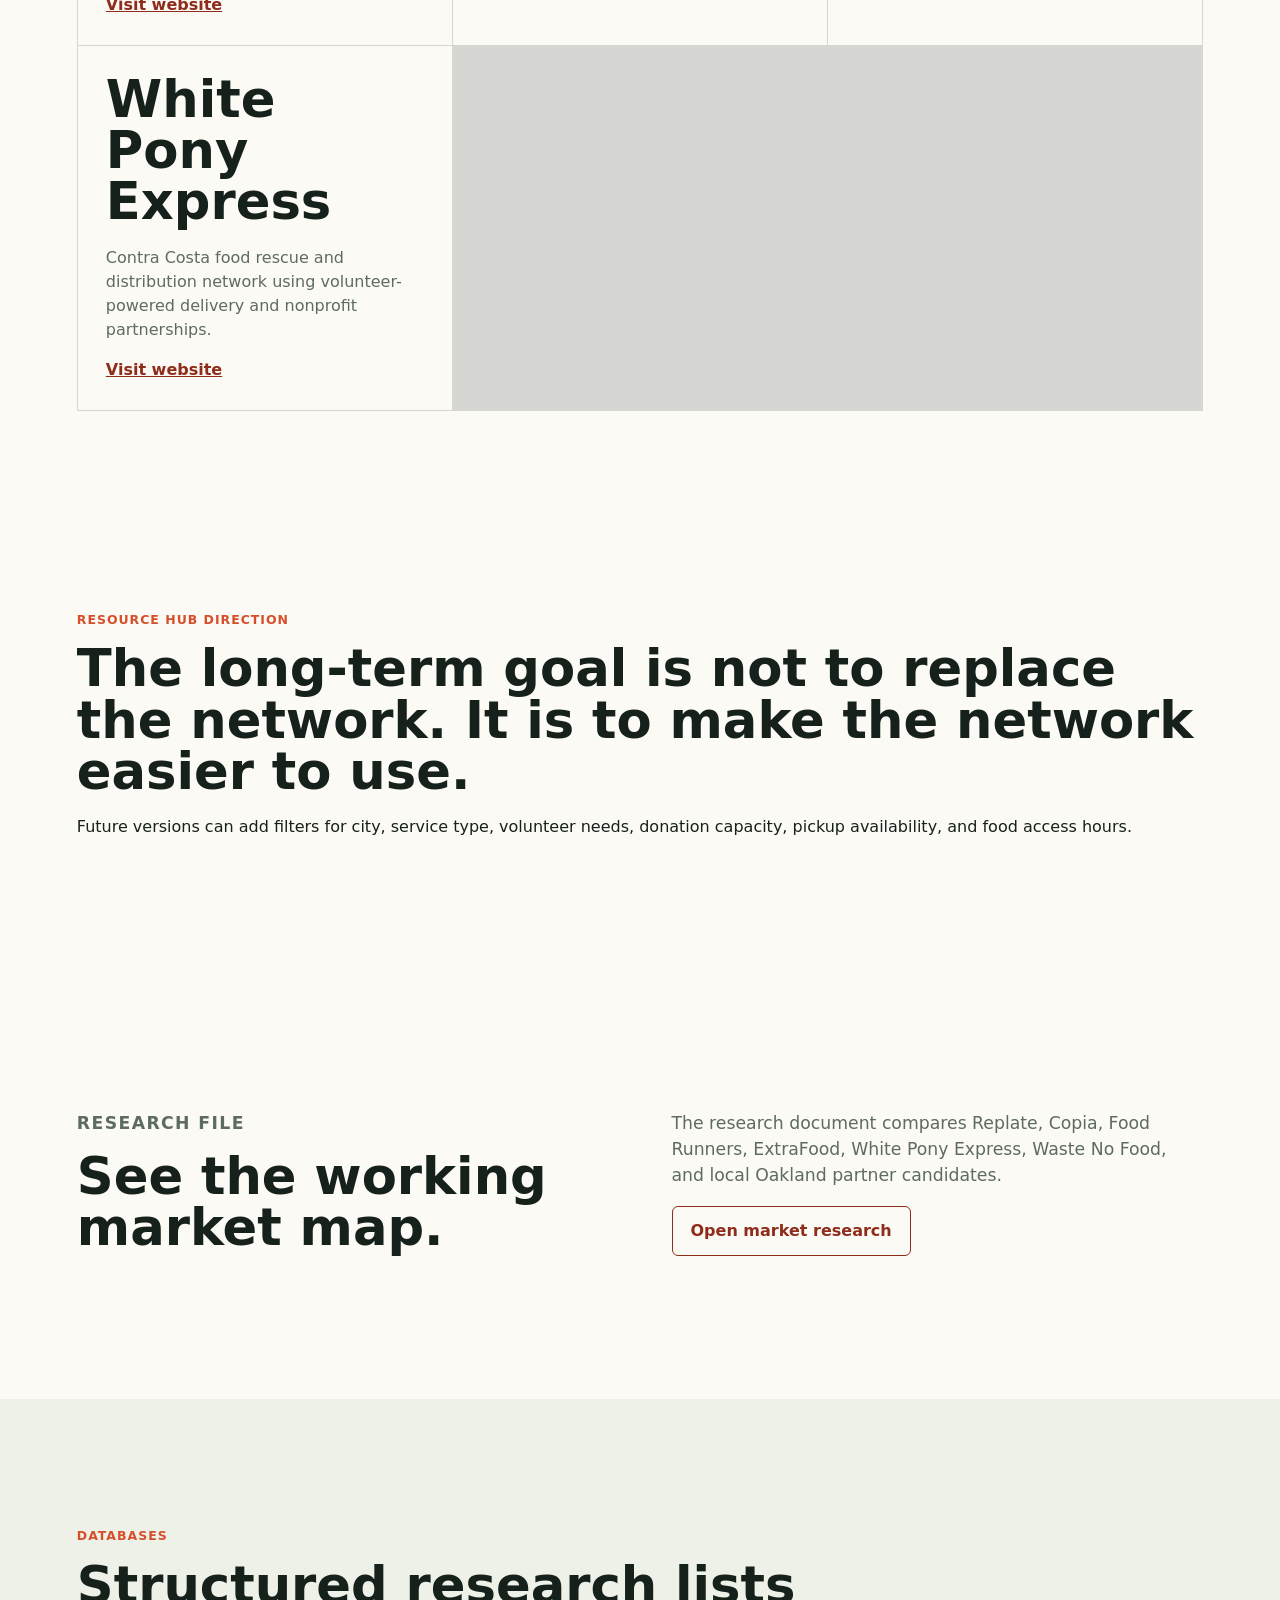
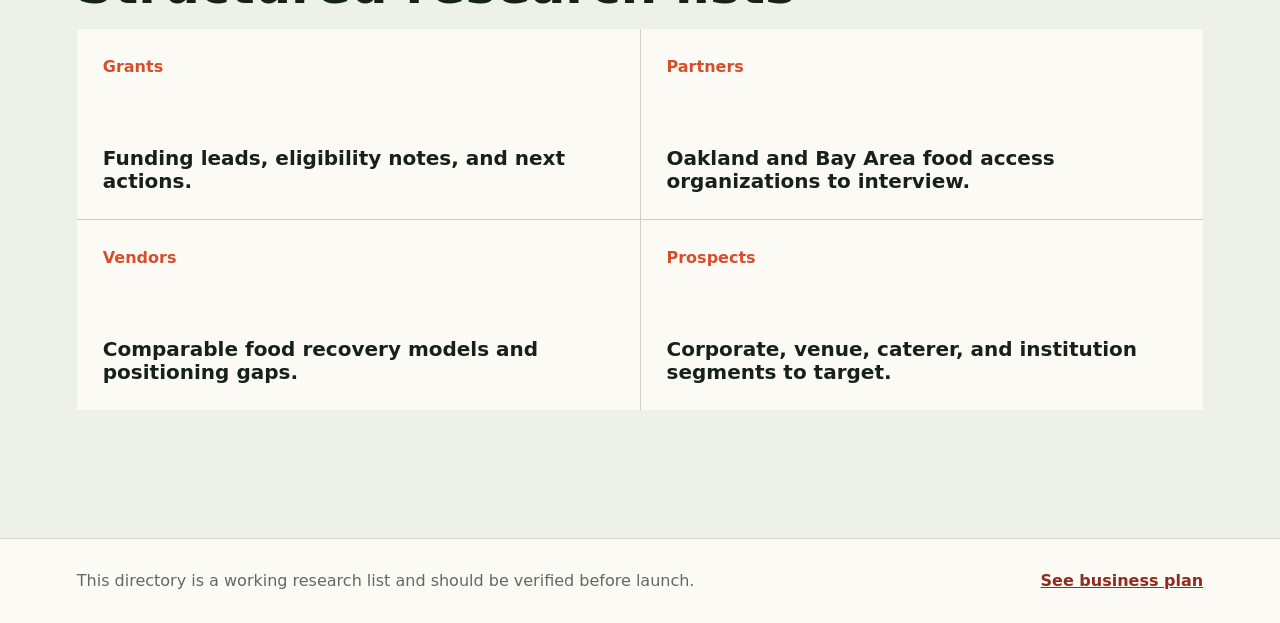
<file: resources.html>
<!doctype html>
<html lang="en">
  <head>
    <meta charset="utf-8">
    <meta name="viewport" content="width=device-width, initial-scale=1">
    <title>Bay Area Resources | Food Recovery Oakland</title>
    <link rel="stylesheet" href="styles.css">
  </head>
  <body>
    <header class="site-header">
      <a class="brand" href="index.html">Food Recovery Oakland</a>
      <nav aria-label="Primary navigation">
        <a href="pilot.html">Pilot</a>
        <a href="toolkit.html">Toolkit</a>
        <a href="story.html">Story</a>
        <a href="companies.html">Companies</a>
        <a href="caterers.html">Caterers</a>
        <a href="resources.html">Resources</a>
        <a href="plan.html">Plan</a>
      </nav>
    </header>

    <main class="page">
      <section class="page-hero">
        <p class="eyebrow">Bay Area food recovery map</p>
        <h1>Find food, donate food, or volunteer locally.</h1>
        <p>A starting directory of organizations already fighting food waste and food insecurity across the Bay Area.</p>
      </section>

      <section class="directory">
        <article>
          <h2>Berkeley Food Network</h2>
          <p>Berkeley and Albany food access, pantry programs, home delivery, redistribution, and food recovery.</p>
          <a href="https://www.berkeleyfoodnetwork.org/">Visit website</a>
        </article>
        <article>
          <h2>Alameda County Community Food Bank</h2>
          <p>Countywide food distribution, food access locator, volunteer programs, advocacy, and CalFresh outreach.</p>
          <a href="https://www.accfb.org/">Visit website</a>
        </article>
        <article>
          <h2>SF-Marin Food Bank</h2>
          <p>Food locator, volunteer opportunities, food industry donations, and large-scale distribution in San Francisco and Marin.</p>
          <a href="https://www.sfmfoodbank.org/">Visit website</a>
        </article>
        <article>
          <h2>Food Runners / ExtraFood</h2>
          <p>San Francisco prepared food recovery from businesses including caterers, corporate cafeterias, hotels, and event planners.</p>
          <a href="https://www.foodrunners.org/">Visit website</a>
        </article>
        <article>
          <h2>Replate</h2>
          <p>Food donation platform with pickup scheduling, driver coordination, and impact reporting for businesses and nonprofits.</p>
          <a href="https://www.replate.org/">Visit website</a>
        </article>
        <article>
          <h2>Copia</h2>
          <p>Technology-enabled surplus recovery with nonprofit matching, delivery options, compliance records, and donor dashboards.</p>
          <a href="https://www.gocopia.com/">Visit website</a>
        </article>
        <article>
          <h2>White Pony Express</h2>
          <p>Contra Costa food rescue and distribution network using volunteer-powered delivery and nonprofit partnerships.</p>
          <a href="https://whiteponyexpress.org/">Visit website</a>
        </article>
      </section>

      <section class="section">
        <p class="eyebrow">Resource hub direction</p>
        <h2>The long-term goal is not to replace the network. It is to make the network easier to use.</h2>
        <p>Future versions can add filters for city, service type, volunteer needs, donation capacity, pickup availability, and food access hours.</p>
      </section>

      <section class="section two-col">
        <div>
          <p class="eyebrow">Research file</p>
          <h2>See the working market map.</h2>
        </div>
        <div>
          <p>The research document compares Replate, Copia, Food Runners, ExtraFood, White Pony Express, Waste No Food, and local Oakland partner candidates.</p>
          <a class="button tertiary" href="https://github.com/dbarcelona/foodwaste/blob/main/docs/03-market-research.md">Open market research</a>
        </div>
      </section>

      <section class="section documents">
        <p class="eyebrow">Databases</p>
        <h2>Structured research lists</h2>
        <div class="doc-grid">
          <a href="https://github.com/dbarcelona/foodwaste/blob/main/docs/10-grants-and-prospects.csv">
            <span>Grants</span>
            <strong>Funding leads, eligibility notes, and next actions.</strong>
          </a>
          <a href="https://github.com/dbarcelona/foodwaste/blob/main/docs/11-partner-database.csv">
            <span>Partners</span>
            <strong>Oakland and Bay Area food access organizations to interview.</strong>
          </a>
          <a href="https://github.com/dbarcelona/foodwaste/blob/main/docs/12-vendor-competitor-database.csv">
            <span>Vendors</span>
            <strong>Comparable food recovery models and positioning gaps.</strong>
          </a>
          <a href="https://github.com/dbarcelona/foodwaste/blob/main/docs/13-corporate-prospect-list.csv">
            <span>Prospects</span>
            <strong>Corporate, venue, caterer, and institution segments to target.</strong>
          </a>
        </div>
      </section>
    </main>

    <footer>
      <p>This directory is a working research list and should be verified before launch.</p>
      <a href="plan.html">See business plan</a>
    </footer>
  </body>
</html>
</file>
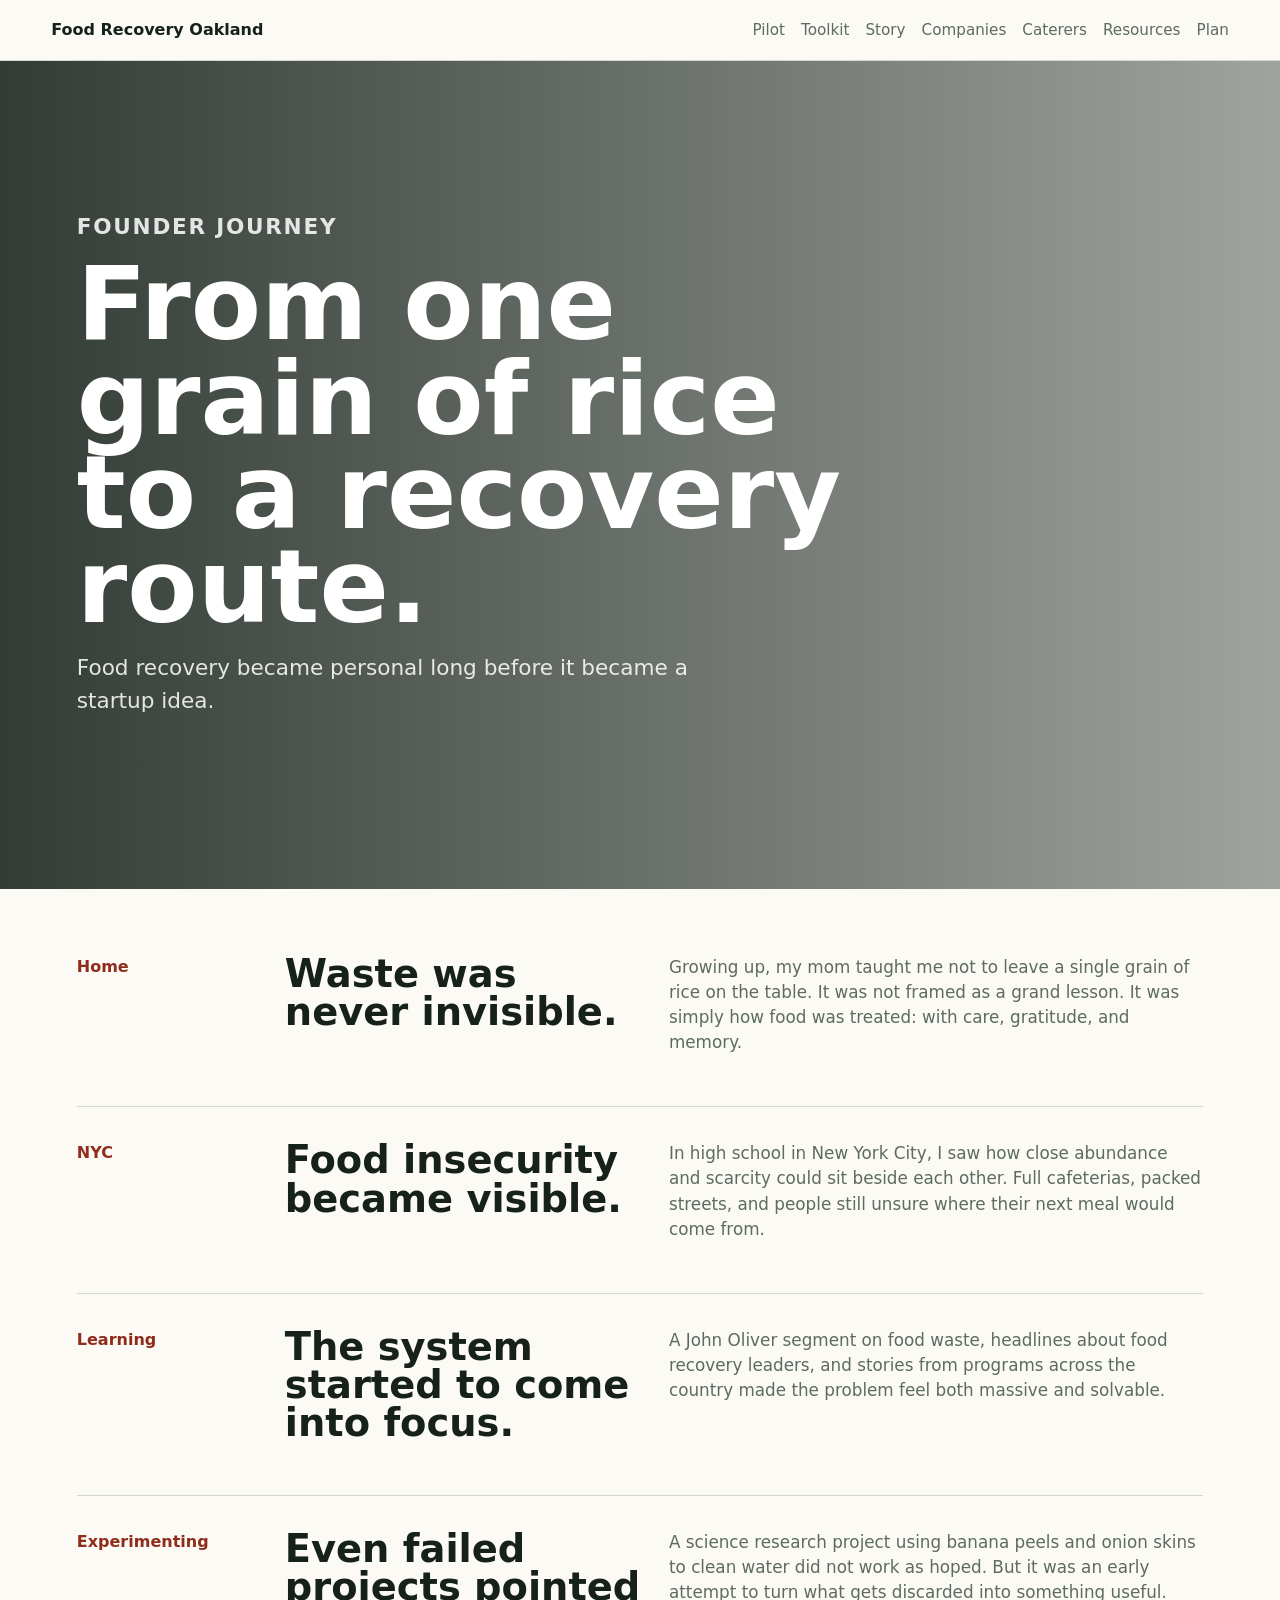
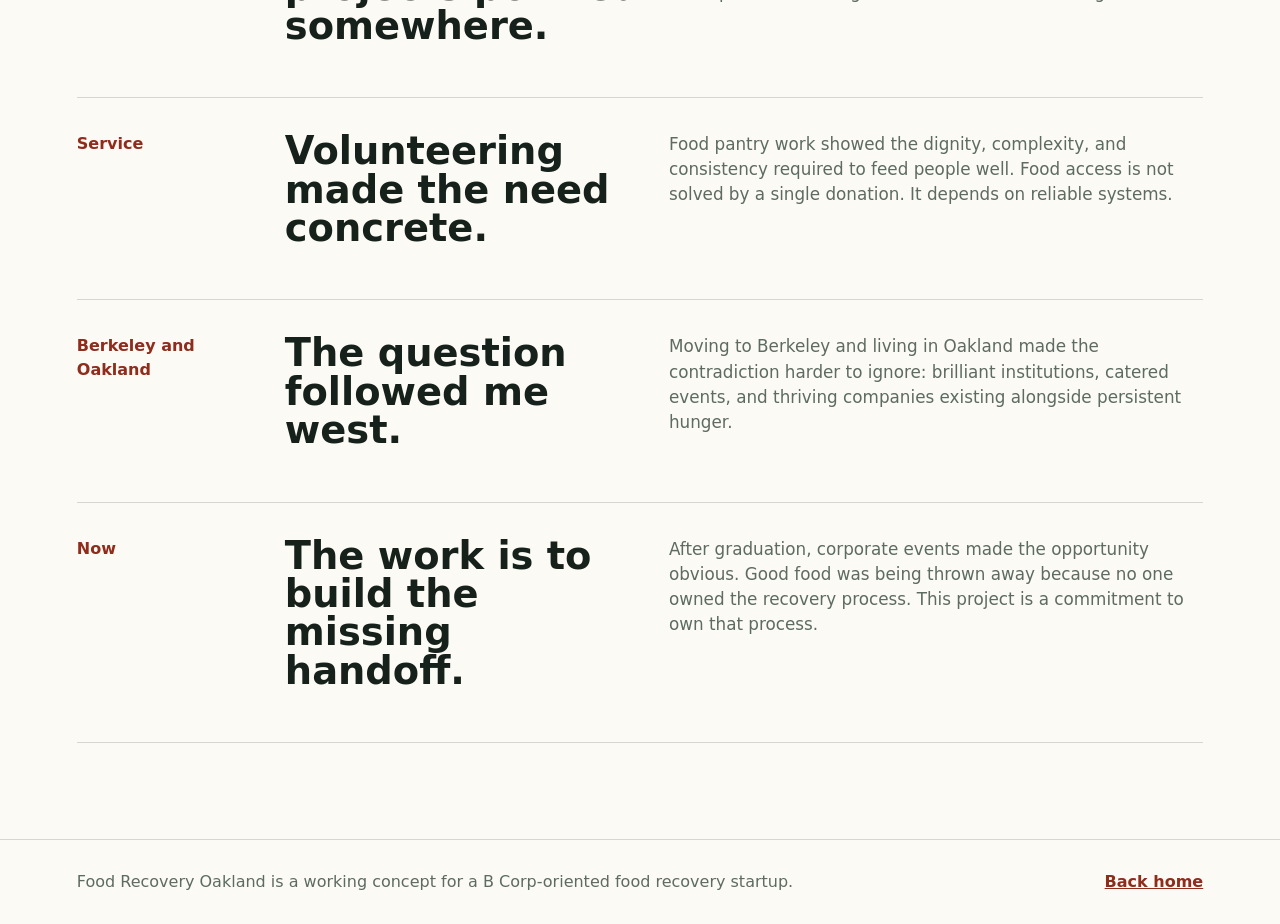
<file: story.html>
<!doctype html>
<html lang="en">
  <head>
    <meta charset="utf-8">
    <meta name="viewport" content="width=device-width, initial-scale=1">
    <title>Founder Story | Food Recovery Oakland</title>
    <link rel="stylesheet" href="styles.css">
  </head>
  <body>
    <header class="site-header">
      <a class="brand" href="index.html">Food Recovery Oakland</a>
      <nav aria-label="Primary navigation">
        <a href="pilot.html">Pilot</a>
        <a href="toolkit.html">Toolkit</a>
        <a href="story.html">Story</a>
        <a href="companies.html">Companies</a>
        <a href="caterers.html">Caterers</a>
        <a href="resources.html">Resources</a>
        <a href="plan.html">Plan</a>
      </nav>
    </header>

    <main class="page">
      <section class="page-hero story-hero">
        <p class="eyebrow">Founder journey</p>
        <h1>From one grain of rice to a recovery route.</h1>
        <p>Food recovery became personal long before it became a startup idea.</p>
      </section>

      <section class="timeline">
        <article>
          <span>Home</span>
          <h2>Waste was never invisible.</h2>
          <p>Growing up, my mom taught me not to leave a single grain of rice on the table. It was not framed as a grand lesson. It was simply how food was treated: with care, gratitude, and memory.</p>
        </article>
        <article>
          <span>NYC</span>
          <h2>Food insecurity became visible.</h2>
          <p>In high school in New York City, I saw how close abundance and scarcity could sit beside each other. Full cafeterias, packed streets, and people still unsure where their next meal would come from.</p>
        </article>
        <article>
          <span>Learning</span>
          <h2>The system started to come into focus.</h2>
          <p>A John Oliver segment on food waste, headlines about food recovery leaders, and stories from programs across the country made the problem feel both massive and solvable.</p>
        </article>
        <article>
          <span>Experimenting</span>
          <h2>Even failed projects pointed somewhere.</h2>
          <p>A science research project using banana peels and onion skins to clean water did not work as hoped. But it was an early attempt to turn what gets discarded into something useful.</p>
        </article>
        <article>
          <span>Service</span>
          <h2>Volunteering made the need concrete.</h2>
          <p>Food pantry work showed the dignity, complexity, and consistency required to feed people well. Food access is not solved by a single donation. It depends on reliable systems.</p>
        </article>
        <article>
          <span>Berkeley and Oakland</span>
          <h2>The question followed me west.</h2>
          <p>Moving to Berkeley and living in Oakland made the contradiction harder to ignore: brilliant institutions, catered events, and thriving companies existing alongside persistent hunger.</p>
        </article>
        <article>
          <span>Now</span>
          <h2>The work is to build the missing handoff.</h2>
          <p>After graduation, corporate events made the opportunity obvious. Good food was being thrown away because no one owned the recovery process. This project is a commitment to own that process.</p>
        </article>
      </section>
    </main>

    <footer>
      <p>Food Recovery Oakland is a working concept for a B Corp-oriented food recovery startup.</p>
      <a href="index.html">Back home</a>
    </footer>
  </body>
</html>
</file>
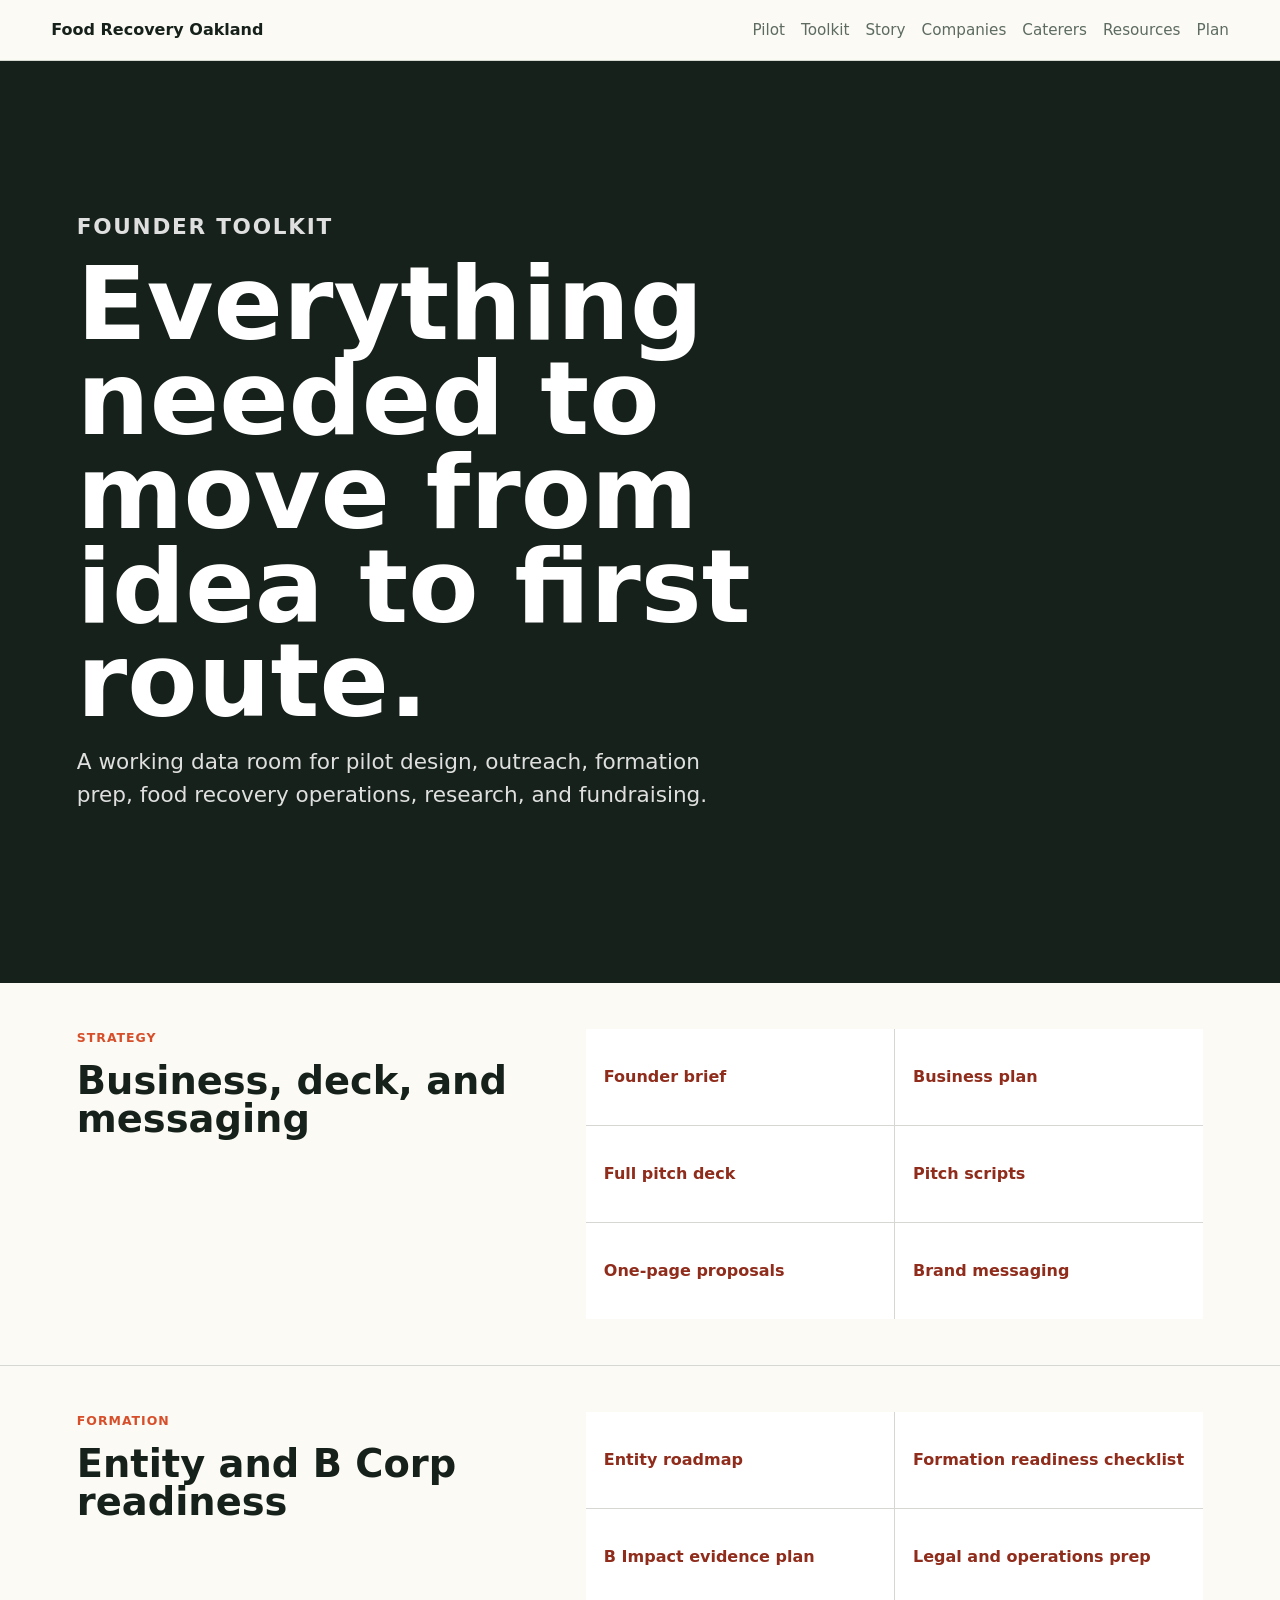
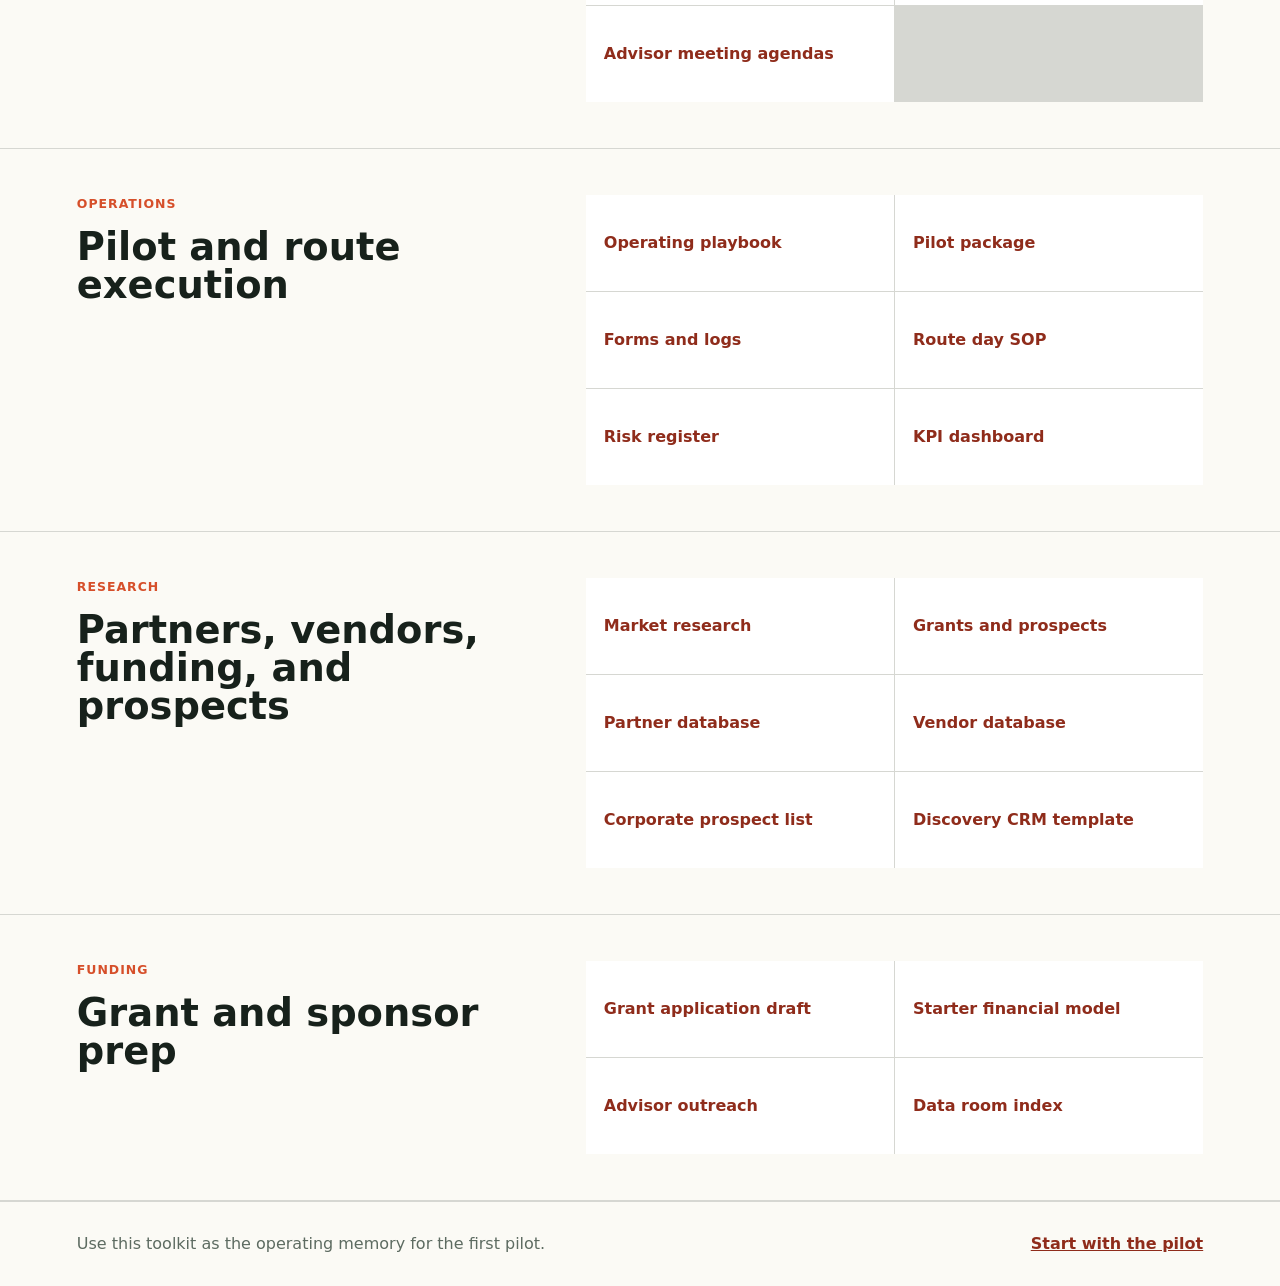
<file: toolkit.html>
<!doctype html>
<html lang="en">
  <head>
    <meta charset="utf-8">
    <meta name="viewport" content="width=device-width, initial-scale=1">
    <title>Founder Toolkit | Food Recovery Oakland</title>
    <meta name="description" content="Founder toolkit for the Oakland corporate catering food recovery pilot: formation prep, operations, outreach, research, metrics, and pitch materials.">
    <meta property="og:title" content="Food Recovery Oakland Founder Toolkit">
    <meta property="og:description" content="Formation prep, operating playbooks, outreach templates, research databases, and pitch materials.">
    <meta property="og:type" content="website">
    <meta property="og:url" content="https://dbarcelona.github.io/foodwaste/toolkit.html">
    <link rel="stylesheet" href="styles.css">
  </head>
  <body>
    <header class="site-header">
      <a class="brand" href="index.html">Food Recovery Oakland</a>
      <nav aria-label="Primary navigation">
        <a href="pilot.html">Pilot</a>
        <a href="toolkit.html">Toolkit</a>
        <a href="story.html">Story</a>
        <a href="companies.html">Companies</a>
        <a href="caterers.html">Caterers</a>
        <a href="resources.html">Resources</a>
        <a href="plan.html">Plan</a>
      </nav>
    </header>

    <main class="page">
      <section class="page-hero">
        <p class="eyebrow">Founder toolkit</p>
        <h1>Everything needed to move from idea to first route.</h1>
        <p>A working data room for pilot design, outreach, formation prep, food recovery operations, research, and fundraising.</p>
      </section>

      <section class="toolkit-section">
        <div class="toolkit-heading">
          <p class="eyebrow">Strategy</p>
          <h2>Business, deck, and messaging</h2>
        </div>
        <div class="tool-list">
          <a href="https://github.com/dbarcelona/foodwaste/blob/main/docs/00-founder-brief.md">Founder brief</a>
          <a href="https://github.com/dbarcelona/foodwaste/blob/main/docs/01-business-plan.md">Business plan</a>
          <a href="https://github.com/dbarcelona/foodwaste/blob/main/docs/15-pitch-deck.md">Full pitch deck</a>
          <a href="https://github.com/dbarcelona/foodwaste/blob/main/docs/14-pitch-script.md">Pitch scripts</a>
          <a href="https://github.com/dbarcelona/foodwaste/blob/main/docs/16-one-page-proposals.md">One-page proposals</a>
          <a href="https://github.com/dbarcelona/foodwaste/blob/main/docs/27-brand-messaging.md">Brand messaging</a>
        </div>
      </section>

      <section class="toolkit-section">
        <div class="toolkit-heading">
          <p class="eyebrow">Formation</p>
          <h2>Entity and B Corp readiness</h2>
        </div>
        <div class="tool-list">
          <a href="https://github.com/dbarcelona/foodwaste/blob/main/docs/02-entity-roadmap.md">Entity roadmap</a>
          <a href="https://github.com/dbarcelona/foodwaste/blob/main/docs/19-formation-readiness-checklist.md">Formation readiness checklist</a>
          <a href="https://github.com/dbarcelona/foodwaste/blob/main/docs/20-b-impact-evidence-plan.md">B Impact evidence plan</a>
          <a href="https://github.com/dbarcelona/foodwaste/blob/main/docs/09-legal-ops-prep.md">Legal and operations prep</a>
          <a href="https://github.com/dbarcelona/foodwaste/blob/main/docs/28-meeting-agendas.md">Advisor meeting agendas</a>
        </div>
      </section>

      <section class="toolkit-section">
        <div class="toolkit-heading">
          <p class="eyebrow">Operations</p>
          <h2>Pilot and route execution</h2>
        </div>
        <div class="tool-list">
          <a href="https://github.com/dbarcelona/foodwaste/blob/main/docs/04-operating-playbook.md">Operating playbook</a>
          <a href="https://github.com/dbarcelona/foodwaste/blob/main/docs/07-pilot-package.md">Pilot package</a>
          <a href="https://github.com/dbarcelona/foodwaste/blob/main/docs/08-forms-and-logs.md">Forms and logs</a>
          <a href="https://github.com/dbarcelona/foodwaste/blob/main/docs/24-route-day-sop.md">Route day SOP</a>
          <a href="https://github.com/dbarcelona/foodwaste/blob/main/docs/21-risk-register.csv">Risk register</a>
          <a href="https://github.com/dbarcelona/foodwaste/blob/main/docs/22-kpi-dashboard.csv">KPI dashboard</a>
        </div>
      </section>

      <section class="toolkit-section">
        <div class="toolkit-heading">
          <p class="eyebrow">Research</p>
          <h2>Partners, vendors, funding, and prospects</h2>
        </div>
        <div class="tool-list">
          <a href="https://github.com/dbarcelona/foodwaste/blob/main/docs/03-market-research.md">Market research</a>
          <a href="https://github.com/dbarcelona/foodwaste/blob/main/docs/10-grants-and-prospects.csv">Grants and prospects</a>
          <a href="https://github.com/dbarcelona/foodwaste/blob/main/docs/11-partner-database.csv">Partner database</a>
          <a href="https://github.com/dbarcelona/foodwaste/blob/main/docs/12-vendor-competitor-database.csv">Vendor database</a>
          <a href="https://github.com/dbarcelona/foodwaste/blob/main/docs/13-corporate-prospect-list.csv">Corporate prospect list</a>
          <a href="https://github.com/dbarcelona/foodwaste/blob/main/docs/23-discovery-crm-template.csv">Discovery CRM template</a>
        </div>
      </section>

      <section class="toolkit-section">
        <div class="toolkit-heading">
          <p class="eyebrow">Funding</p>
          <h2>Grant and sponsor prep</h2>
        </div>
        <div class="tool-list">
          <a href="https://github.com/dbarcelona/foodwaste/blob/main/docs/26-grant-application-draft.md">Grant application draft</a>
          <a href="https://github.com/dbarcelona/foodwaste/blob/main/docs/17-financial-model.csv">Starter financial model</a>
          <a href="https://github.com/dbarcelona/foodwaste/blob/main/docs/18-advisor-outreach.md">Advisor outreach</a>
          <a href="https://github.com/dbarcelona/foodwaste/blob/main/docs/25-data-room-index.md">Data room index</a>
        </div>
      </section>
    </main>

    <footer>
      <p>Use this toolkit as the operating memory for the first pilot.</p>
      <a href="pilot.html">Start with the pilot</a>
    </footer>
  </body>
</html>
</file>
<file: styles.css>
:root {
  --ink: #17211b;
  --muted: #5d6b61;
  --paper: #fbfaf5;
  --field: #eef1e7;
  --accent: #d64f2a;
  --accent-dark: #8f2c1b;
  --line: rgba(23, 33, 27, 0.16);
  --white: #ffffff;
}

* {
  box-sizing: border-box;
}

html {
  scroll-behavior: smooth;
}

body {
  margin: 0;
  background: var(--paper);
  color: var(--ink);
  font-family: Inter, ui-sans-serif, system-ui, -apple-system, BlinkMacSystemFont, "Segoe UI", sans-serif;
  line-height: 1.5;
}

a {
  color: inherit;
}

.site-header {
  position: sticky;
  top: 0;
  z-index: 10;
  display: flex;
  align-items: center;
  justify-content: space-between;
  gap: 24px;
  padding: 18px clamp(18px, 4vw, 56px);
  background: rgba(251, 250, 245, 0.91);
  border-bottom: 1px solid var(--line);
  backdrop-filter: blur(16px);
}

.brand {
  font-weight: 800;
  text-decoration: none;
  letter-spacing: 0;
}

nav {
  display: flex;
  flex-wrap: wrap;
  justify-content: flex-end;
  gap: 16px;
  font-size: 0.95rem;
}

nav a {
  color: var(--muted);
  text-decoration: none;
}

nav a:hover {
  color: var(--ink);
}

.hero {
  position: relative;
  min-height: calc(100svh - 72px);
  display: flex;
  align-items: center;
  padding: 72px clamp(20px, 6vw, 84px);
  background:
    linear-gradient(90deg, rgba(23, 33, 27, 0.92), rgba(23, 33, 27, 0.42), rgba(23, 33, 27, 0.16)),
    url("https://images.unsplash.com/photo-1593113598332-cd288d649433?auto=format&fit=crop&w=2200&q=80") center / cover;
  color: var(--white);
  overflow: hidden;
}

.hero::after {
  content: "";
  position: absolute;
  inset: auto 0 0 0;
  height: 34%;
  background: linear-gradient(0deg, rgba(23, 33, 27, 0.62), transparent);
}

.hero-content {
  position: relative;
  z-index: 1;
  max-width: 720px;
  animation: rise 700ms ease-out both;
}

.eyebrow {
  margin: 0 0 14px;
  color: var(--accent);
  font-size: 0.78rem;
  font-weight: 800;
  letter-spacing: 0.08em;
  text-transform: uppercase;
}

.hero .eyebrow {
  color: #ffb199;
}

h1,
h2,
h3,
p {
  margin-top: 0;
}

h1 {
  margin-bottom: 18px;
  max-width: 800px;
  font-size: clamp(3rem, 8vw, 7.2rem);
  line-height: 0.92;
  letter-spacing: 0;
}

h2 {
  margin-bottom: 18px;
  font-size: clamp(2rem, 4vw, 4.4rem);
  line-height: 1;
  letter-spacing: 0;
}

h3 {
  margin-bottom: 10px;
  font-size: 1.25rem;
}

.hero-copy,
.page-hero p {
  max-width: 650px;
  color: rgba(255, 255, 255, 0.86);
  font-size: clamp(1.1rem, 2vw, 1.35rem);
}

.actions {
  display: flex;
  flex-wrap: wrap;
  gap: 12px;
  margin-top: 30px;
}

.button {
  display: inline-flex;
  align-items: center;
  justify-content: center;
  min-height: 46px;
  padding: 12px 18px;
  border: 1px solid currentColor;
  border-radius: 6px;
  font-weight: 800;
  text-decoration: none;
  transition: transform 180ms ease, background 180ms ease, color 180ms ease;
}

.button:hover {
  transform: translateY(-2px);
}

.button.primary {
  background: var(--accent);
  border-color: var(--accent);
  color: var(--white);
}

.button.secondary {
  color: var(--white);
}

.button.tertiary {
  color: var(--accent-dark);
}

.section {
  padding: clamp(64px, 10vw, 128px) clamp(20px, 6vw, 84px);
}

.intro,
.split,
.two-col {
  display: grid;
  grid-template-columns: minmax(0, 0.95fr) minmax(0, 1fr);
  gap: clamp(28px, 7vw, 96px);
  align-items: start;
}

.intro p,
.split p,
.two-col p,
.plain-list {
  color: var(--muted);
  font-size: 1.08rem;
}

.path {
  display: grid;
  grid-template-columns: repeat(4, minmax(0, 1fr));
  gap: 1px;
  background: var(--line);
  padding: 1px;
}

.path-step {
  min-height: 260px;
  padding: 30px;
  background: var(--field);
  transition: background 180ms ease, transform 180ms ease;
}

.path-step:hover {
  background: var(--white);
  transform: translateY(-4px);
}

.path-step span,
.process-band span {
  display: block;
  margin-bottom: 70px;
  color: var(--accent-dark);
  font-weight: 900;
}

.audiences {
  display: grid;
  grid-template-columns: repeat(3, minmax(0, 1fr));
  border-top: 1px solid var(--line);
  border-bottom: 1px solid var(--line);
}

.audience {
  min-height: 330px;
  display: flex;
  flex-direction: column;
  justify-content: space-between;
  padding: clamp(28px, 4vw, 54px);
  text-decoration: none;
  border-right: 1px solid var(--line);
  background: var(--paper);
  transition: background 180ms ease, color 180ms ease;
}

.audience:last-child {
  border-right: 0;
}

.audience:hover {
  background: var(--ink);
  color: var(--white);
}

.audience span {
  color: var(--accent);
  font-weight: 800;
}

.audience strong {
  max-width: 420px;
  font-size: clamp(1.45rem, 3vw, 2.55rem);
  line-height: 1.05;
}

.sdg {
  background: var(--field);
}

.plain-list {
  display: grid;
  gap: 12px;
  padding-left: 20px;
}

.plain-list a,
.directory a,
footer a {
  color: var(--accent-dark);
  font-weight: 800;
}

.cta {
  padding: clamp(76px, 12vw, 150px) clamp(20px, 6vw, 84px);
  background: var(--ink);
  color: var(--white);
}

.cta p {
  max-width: 620px;
  color: rgba(255, 255, 255, 0.78);
  font-size: 1.15rem;
}

.page {
  min-height: 80svh;
}

.page-hero {
  padding: clamp(76px, 12vw, 150px) clamp(20px, 6vw, 84px);
  background: var(--ink);
  color: var(--white);
}

.story-hero {
  background:
    linear-gradient(90deg, rgba(23, 33, 27, 0.88), rgba(23, 33, 27, 0.4)),
    url("https://images.unsplash.com/photo-1542810634-71277d95dcbb?auto=format&fit=crop&w=2200&q=80") center / cover;
}

.timeline {
  padding: 32px clamp(20px, 6vw, 84px) 96px;
}

.timeline article {
  display: grid;
  grid-template-columns: 180px minmax(0, 0.8fr) minmax(0, 1.2fr);
  gap: 28px;
  padding: 34px 0;
  border-bottom: 1px solid var(--line);
}

.timeline span {
  color: var(--accent-dark);
  font-weight: 900;
}

.timeline h2 {
  font-size: clamp(1.6rem, 3vw, 3rem);
}

.timeline p {
  color: var(--muted);
  font-size: 1.05rem;
}

.faq-list {
  padding: 32px clamp(20px, 6vw, 84px) 96px;
}

.faq-list article {
  display: grid;
  grid-template-columns: minmax(0, 0.7fr) minmax(0, 1fr);
  gap: clamp(24px, 6vw, 80px);
  padding: 34px 0;
  border-bottom: 1px solid var(--line);
}

.faq-list h2 {
  font-size: clamp(1.45rem, 3vw, 2.7rem);
}

.faq-list p {
  color: var(--muted);
  font-size: 1.05rem;
}

.intake-form {
  display: grid;
  gap: 16px;
}

.intake-form label {
  display: grid;
  gap: 8px;
  color: var(--ink);
  font-weight: 800;
}

.intake-form input,
.intake-form select,
.intake-form textarea {
  width: 100%;
  border: 1px solid var(--line);
  border-radius: 6px;
  background: var(--white);
  color: var(--ink);
  font: inherit;
  padding: 12px 13px;
}

.intake-form textarea {
  resize: vertical;
}

.form-note {
  color: var(--muted);
  font-size: 0.95rem;
}

.pricing {
  background: var(--field);
}

.pricing-grid,
.model-grid,
.directory {
  display: grid;
  grid-template-columns: repeat(3, minmax(0, 1fr));
  gap: 1px;
  background: var(--line);
}

.pricing-grid div,
.model-grid div,
.directory article {
  padding: 28px;
  background: var(--paper);
}

.model-grid {
  grid-template-columns: repeat(4, minmax(0, 1fr));
}

.directory {
  padding: 1px;
  margin: 0 clamp(20px, 6vw, 84px) 72px;
}

.directory p,
.pricing-grid p,
.model-grid p {
  color: var(--muted);
}

.process-band {
  display: grid;
  grid-template-columns: repeat(3, minmax(0, 1fr));
  gap: 1px;
  padding: 1px;
  background: var(--line);
  margin: 0 clamp(20px, 6vw, 84px) 96px;
}

.process-band div {
  min-height: 260px;
  padding: 30px;
  background: var(--field);
}

.documents {
  background: var(--field);
}

.doc-grid {
  display: grid;
  grid-template-columns: repeat(2, minmax(0, 1fr));
  gap: 1px;
  background: var(--line);
}

.doc-grid a {
  min-height: 190px;
  display: flex;
  flex-direction: column;
  justify-content: space-between;
  padding: 26px;
  background: var(--paper);
  text-decoration: none;
  transition: background 180ms ease, color 180ms ease;
}

.doc-grid a:hover {
  background: var(--ink);
  color: var(--white);
}

.doc-grid span {
  color: var(--accent);
  font-weight: 900;
}

.doc-grid strong {
  font-size: 1.25rem;
  line-height: 1.15;
}

.toolkit-section {
  display: grid;
  grid-template-columns: minmax(0, 0.7fr) minmax(0, 1fr);
  gap: clamp(24px, 6vw, 80px);
  padding: 46px clamp(20px, 6vw, 84px);
  border-bottom: 1px solid var(--line);
}

.toolkit-heading h2 {
  font-size: clamp(1.7rem, 3vw, 3.1rem);
}

.tool-list {
  display: grid;
  grid-template-columns: repeat(2, minmax(0, 1fr));
  gap: 1px;
  background: var(--line);
}

.tool-list a {
  min-height: 96px;
  display: flex;
  align-items: center;
  padding: 18px;
  background: var(--white);
  color: var(--accent-dark);
  font-weight: 900;
  text-decoration: none;
  transition: background 180ms ease, color 180ms ease;
}

.tool-list a:hover {
  background: var(--ink);
  color: var(--white);
}

footer {
  display: flex;
  justify-content: space-between;
  gap: 24px;
  padding: 30px clamp(20px, 6vw, 84px);
  border-top: 1px solid var(--line);
  color: var(--muted);
}

footer p {
  margin: 0;
}

@keyframes rise {
  from {
    opacity: 0;
    transform: translateY(18px);
  }
  to {
    opacity: 1;
    transform: translateY(0);
  }
}

@media (max-width: 900px) {
  .site-header,
  footer {
    align-items: flex-start;
    flex-direction: column;
  }

  nav {
    justify-content: flex-start;
  }

  .intro,
  .split,
  .two-col,
  .faq-list article,
  .toolkit-section,
  .timeline article {
    grid-template-columns: 1fr;
  }

  .path,
  .audiences,
  .pricing-grid,
  .model-grid,
  .directory,
  .process-band,
  .doc-grid,
  .tool-list {
    grid-template-columns: 1fr;
  }

  .audience {
    min-height: 240px;
    border-right: 0;
    border-bottom: 1px solid var(--line);
  }

  .hero {
    min-height: 760px;
    background-position: center;
  }
}

@media (max-width: 560px) {
  .site-header {
    position: static;
  }

  nav {
    gap: 10px 14px;
  }

  h1 {
    font-size: 3rem;
  }

  .hero {
    min-height: 680px;
  }

  .button {
    width: 100%;
  }
}
</file>
